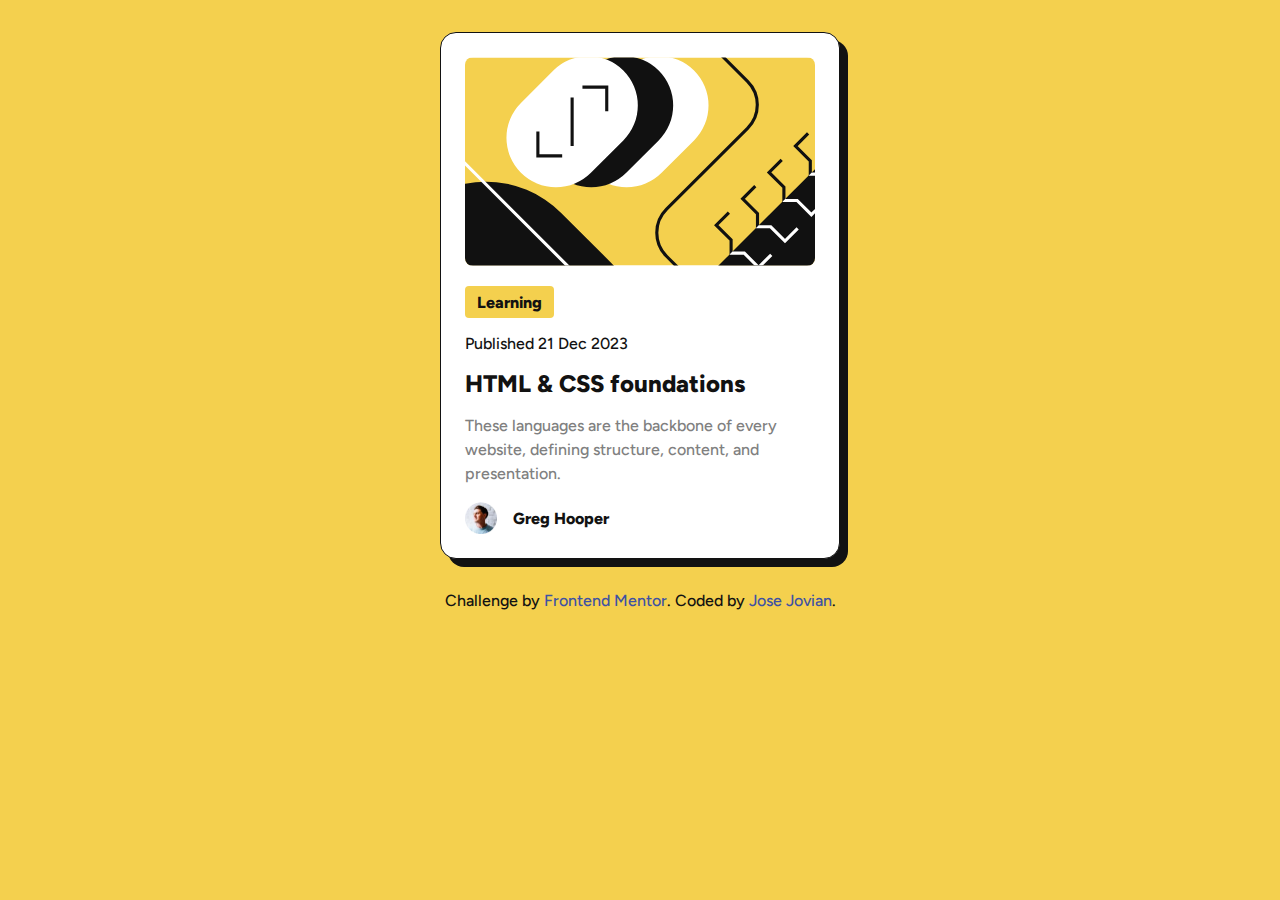
<file: blog-preview-card-main/index.html>
<!DOCTYPE html>
<html lang="en">
  <head>
    <meta charset="UTF-8" />
    <meta name="viewport" content="width=device-width, initial-scale=1.0" />
    <!-- displays site properly based on user's device -->

    <link
      rel="icon"
      type="image/png"
      sizes="32x32"
      href="./assets/images/favicon-32x32.png"
    />

    <title>Frontend Mentor | Blog preview card</title>

    <!-- Feel free to remove these styles or customise in your own stylesheet 👍 -->
    <link rel="stylesheet" href="./style.css" />
  </head>
  <body>
    <div class="card">
      <img
        class="card__thumbnail"
        src="./assets/images/illustration-article.svg"
        alt="Card Thumbnail"
      />
      <span class="card__label">Learning</span>
      <span class="card__date">Published 21 Dec 2023</span>
      <a href="#" class="card__title">
        <h2>HTML & CSS foundations</h2>
      </a>
      <p class="card__desc">
        These languages are the backbone of every website, defining structure,
        content, and presentation.
      </p>
      <div class="card__author">
        <img src="./assets/images/image-avatar.webp" alt="Card Author" />
        <span>Greg Hooper</span>
      </div>
    </div>
    <div class="attribution">
      <p>
        Challenge by
        <a href="https://www.frontendmentor.io?ref=challenge" target="_blank"
          >Frontend Mentor</a
        >. Coded by <a href="https://github.com/josejovian">Jose Jovian</a>.
      </p>
    </div>
  </body>
</html>
</file>
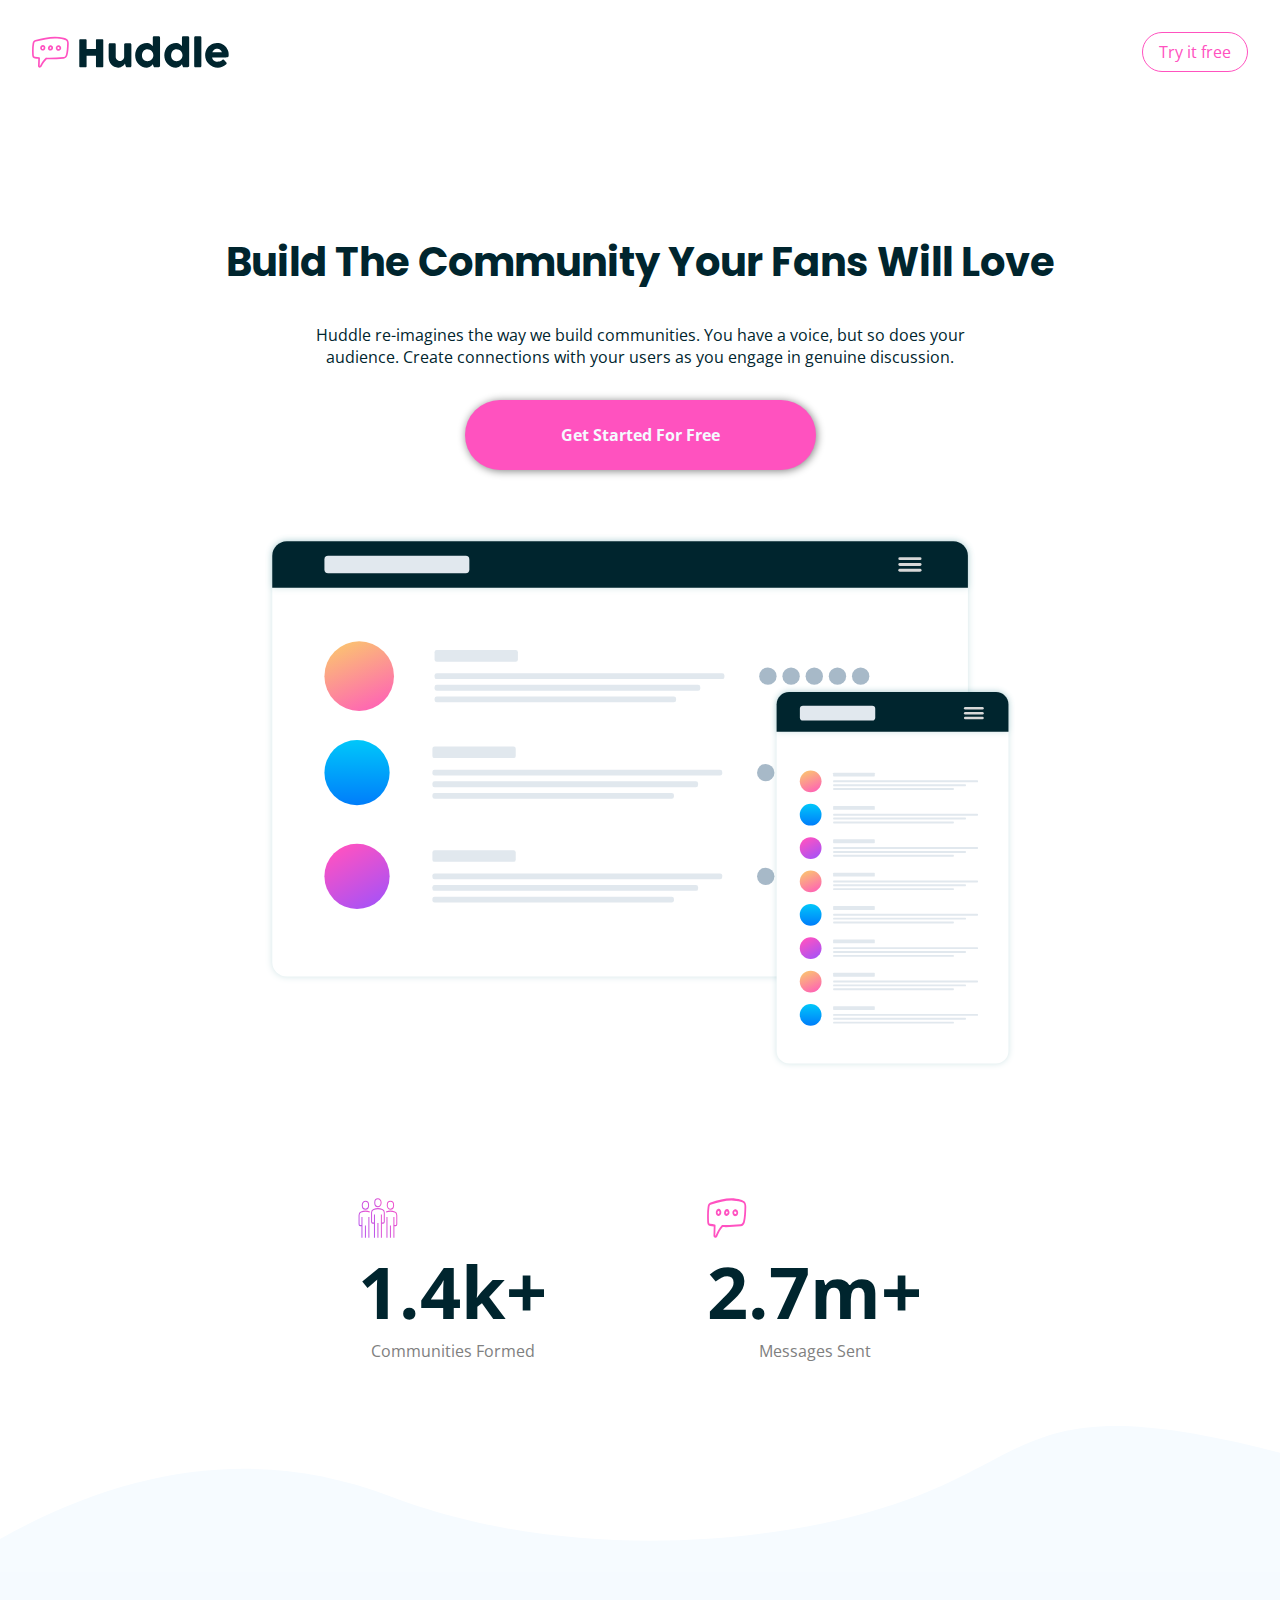
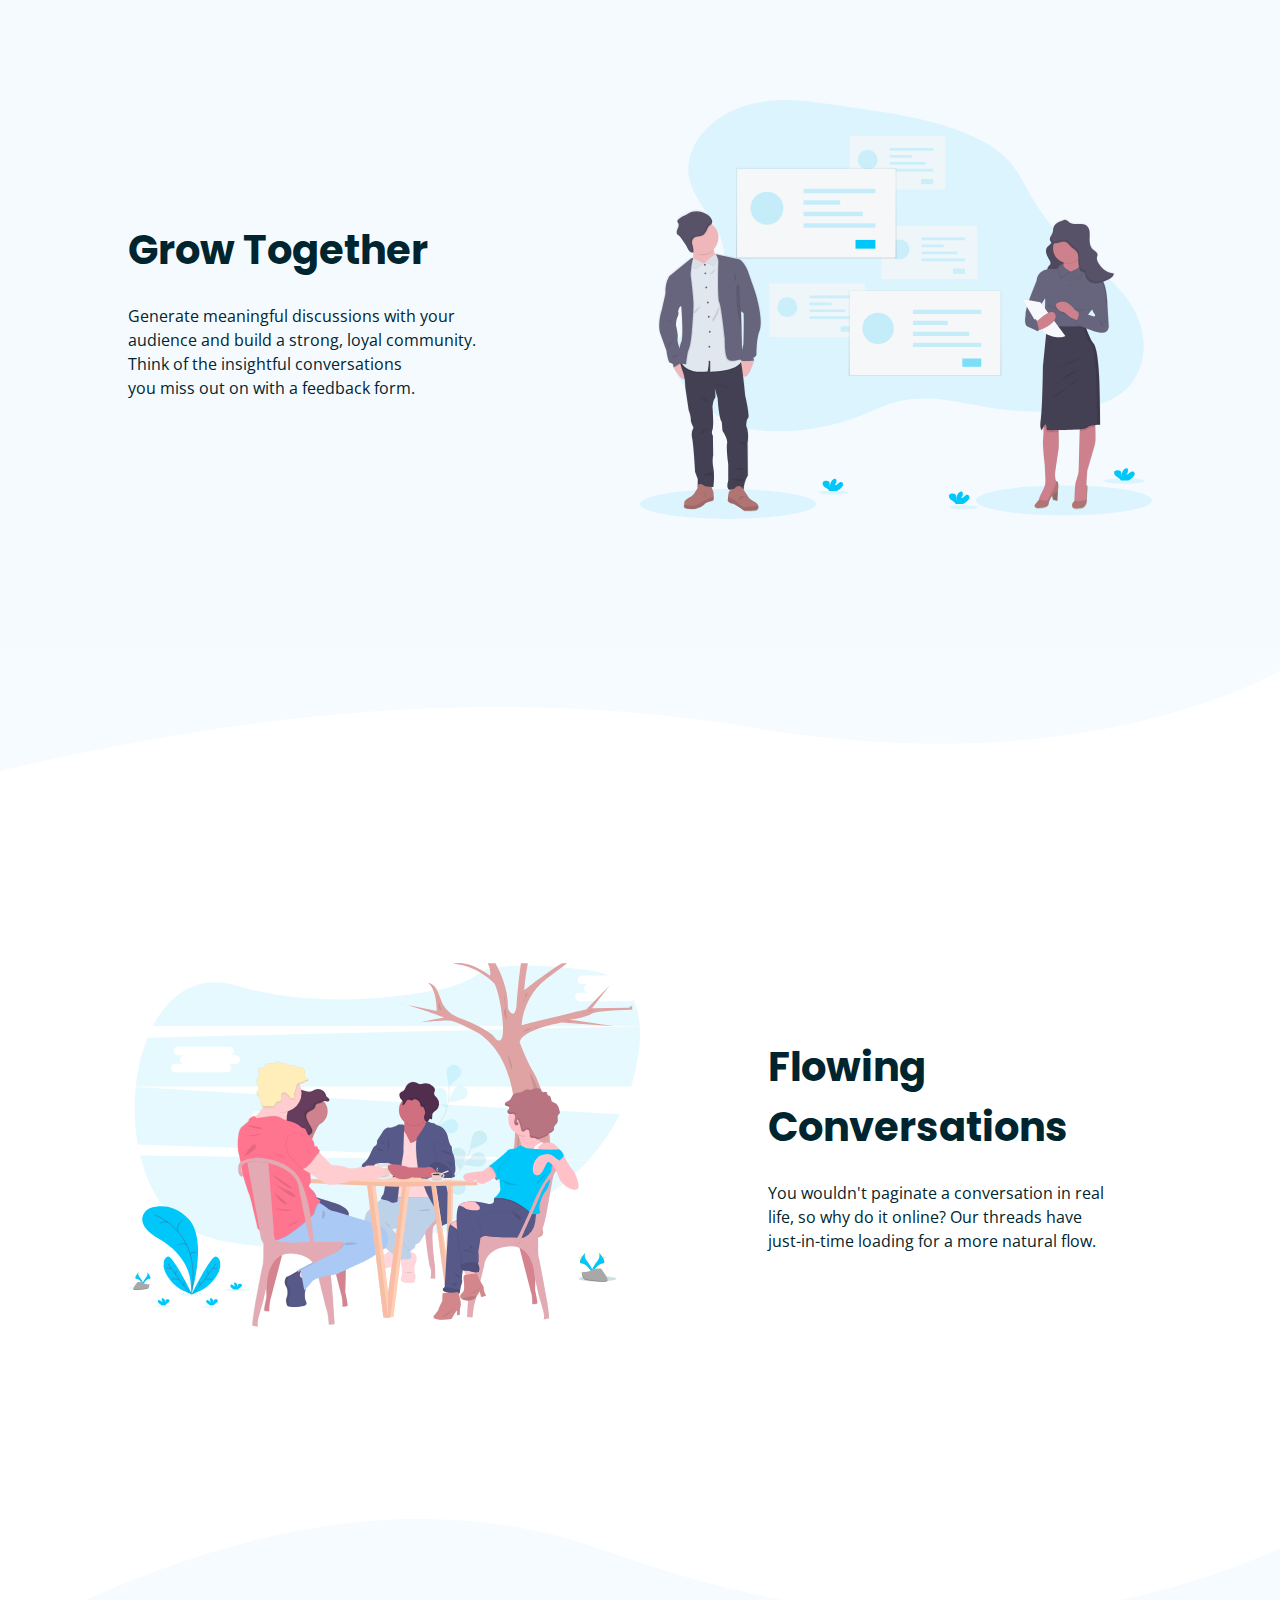
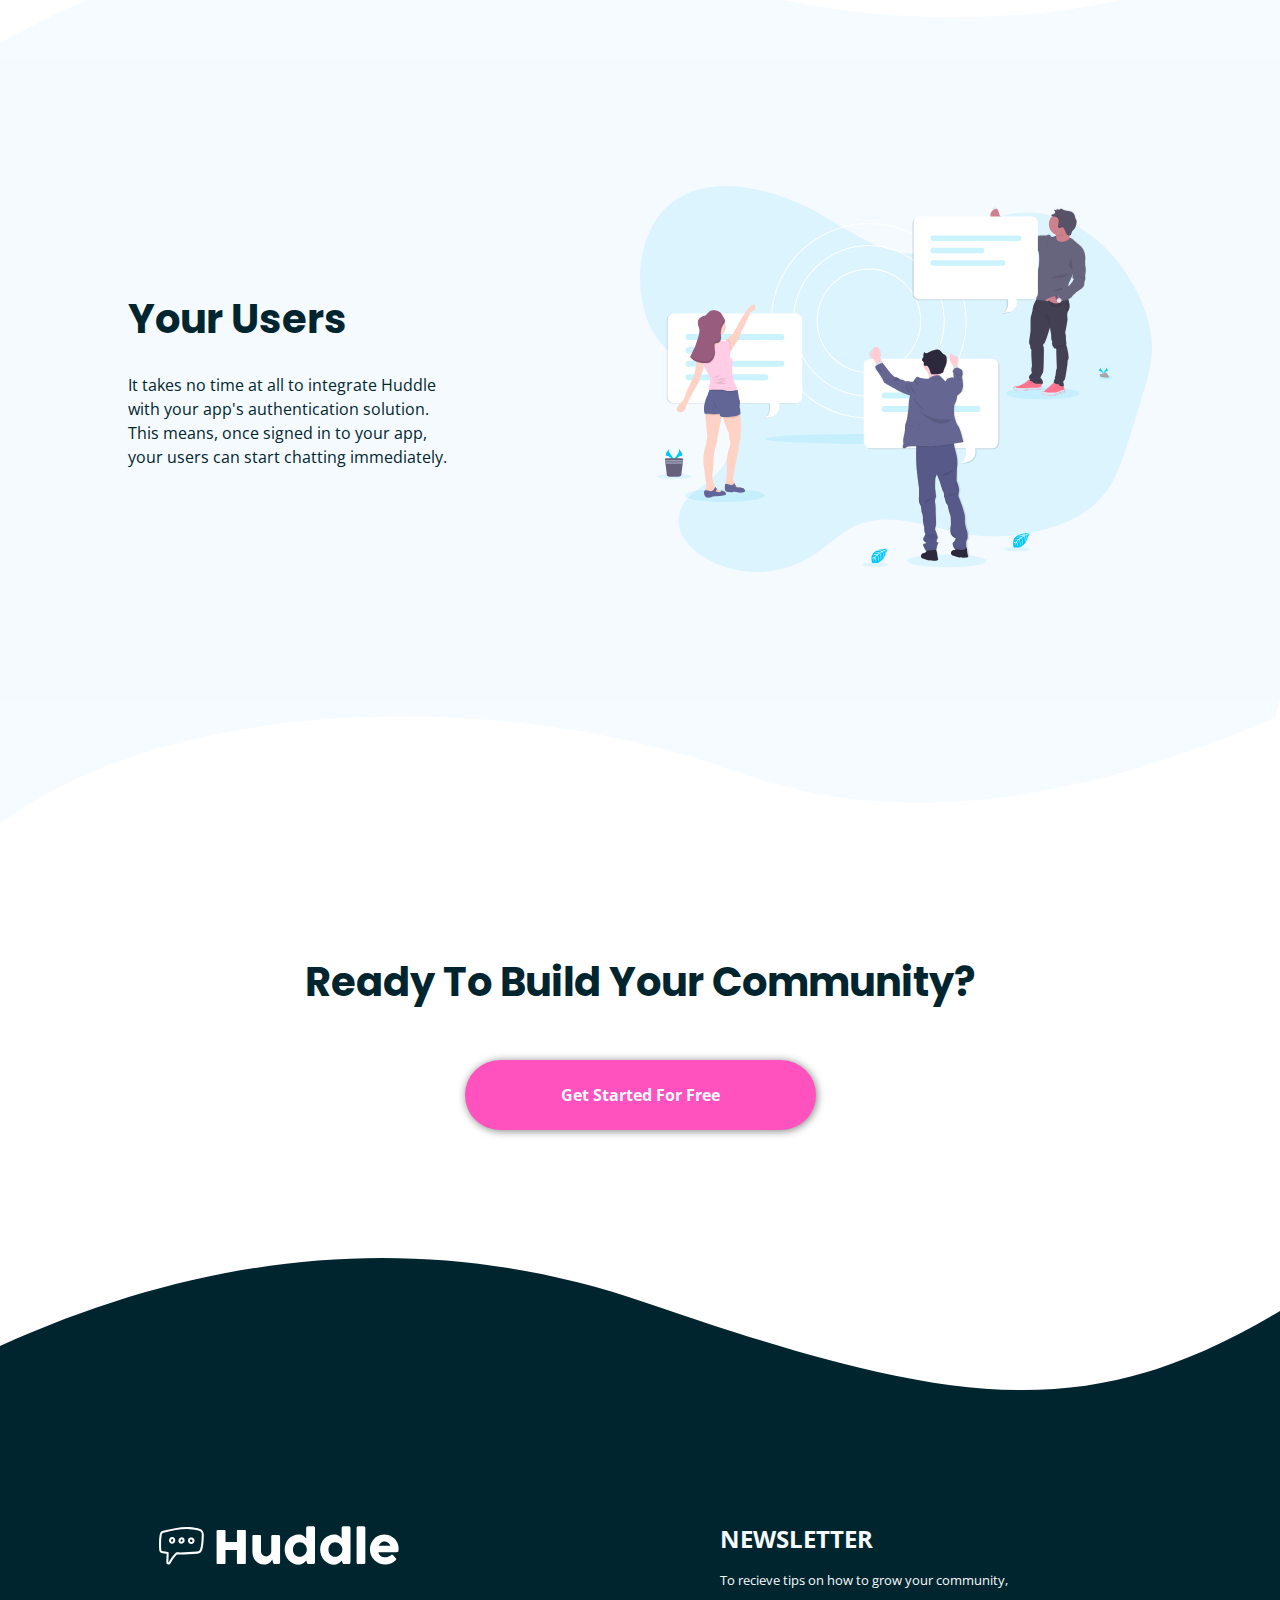
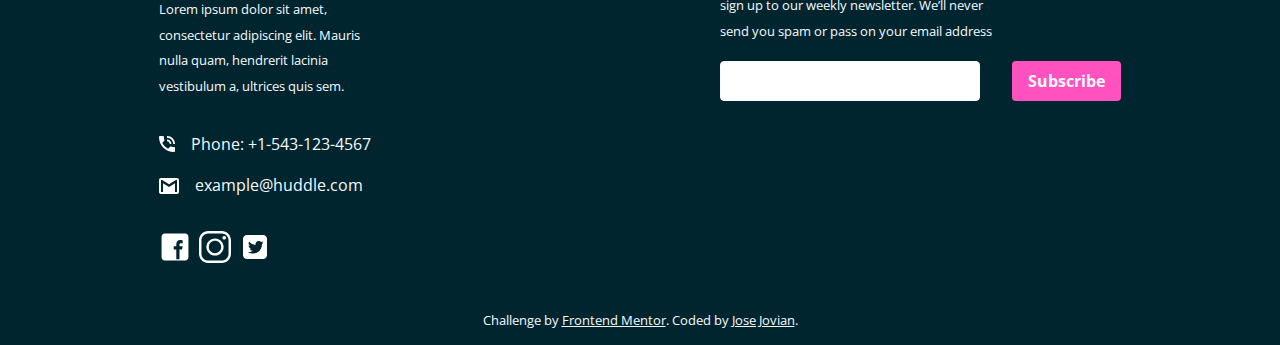
<file: huddle-landing-page/index.html>
<!DOCTYPE html>
<html lang="en">
  <head>
    <meta charset="UTF-8" />
    <meta name="viewport" content="width=device-width, initial-scale=1.0" />
    <!-- displays site properly based on user's device -->

    <link
      rel="icon"
      type="image/png"
      sizes="32x32"
      href="./images/favicon-32x32.png"
    />

    <title>Frontend Mentor | Huddle landing page with curved sections</title>

    <!-- Feel free to remove these styles or customise in your own stylesheet 👍 -->
    <link rel="stylesheet" href="./style.css" />
    <script src="./script.js" defer></script>
  </head>
  <body>
    <header>
      <nav>
        <img src="./images/logo.svg" />
        <button>
          <p>Try it free</p>
        </button>
      </nav>
    </header>
    <main>
      <section class="hero">
        <p class="hero__title">Build The Community Your Fans Will Love</p>
        <p class="hero__text">
          Huddle re-imagines the way we build communities. You have a voice, but
          so does your audience. Create connections with your users as you
          engage in genuine discussion.
        </p>
        <button class="hero__action"><p>Get Started For Free</p></button>
        <img class="hero__img" src="./images/screen-mockups.svg" />
      </section>
      <section class="stats">
        <div class="stats__entry">
          <img class="entry__icon" src="./images/icon-communities.svg" />
          <p class="entry__stats">1.4k+</p>
          <p class="entry__title">Communities Formed</p>
        </div>
        <div class="stats__entry">
          <img class="entry__icon" src="./images/icon-messages.svg" />
          <p class="entry__stats">2.7m+</p>
          <p class="entry__title">Messages Sent</p>
        </div>
      </section>
      <section id="section1" class="section section--right">
        <img
          class="section__wave section__desktop"
          src="./images/bg-section-top-desktop-1.svg"
        />
        <img
          class="section__wave section__mobile"
          src="./images/bg-section-top-mobile-1.svg"
        />
        <div class="section__main">
          <div class="main__content">
            <p class="content__title">Grow Together</p>
            <p class="content__text">
              Generate meaningful discussions with your audience and build a
              strong, loyal community. Think of the insightful conversations you
              miss out on with a feedback form.
            </p>
          </div>
          <img
            class="section__img"
            src="./images/illustration-grow-together.svg"
          />
        </div>
        <img
          class="section__wave section__desktop"
          src="./images/bg-section-bottom-desktop-1.svg"
        />
        <img
          class="section__wave section__mobile"
          src="./images/bg-section-bottom-desktop-1.svg"
        />
      </section>
      <section id="section2" class="section section--left">
        <div class="section__main">
          <img
            class="section__img"
            src="./images/illustration-flowing-conversation.svg"
          />
          <div class="main__content">
            <p class="content__title">Flowing Conversations</p>
            <p class="content__text">
              You wouldn't paginate a conversation in real life, so why do it
              online? Our threads have just-in-time loading for a more natural
              flow.
            </p>
          </div>
        </div>
      </section>

      <section id="section2" class="section section--right">
        <img
          class="section__wave section__desktop"
          src="./images/bg-section-top-desktop-2.svg"
        />
        <img
          class="section__wave section__mobile"
          src="./images/bg-section-top-mobile-2.svg"
        />
        <div class="section__main">
          <div class="main__content">
            <p class="content__title">Your Users</p>
            <p class="content__text">
              It takes no time at all to integrate Huddle with your app's
              authentication solution. This means, once signed in to your app,
              your users can start chatting immediately.
            </p>
          </div>
          <img
            class="section__img"
            src="./images/illustration-your-users.svg"
          />
        </div>
        <img
          class="section__wave section__desktop"
          src="./images/bg-section-bottom-desktop-2.svg"
        />
        <img
          class="section__wave section__mobile"
          src="./images/bg-section-bottom-mobile-2.svg"
        />
      </section>
      <section class="action">
        <p class="action__title">Ready To Build Your Community?</p>
        <button class="action_button">
          <p>Get Started For Free</p>
        </button>
      </section>
    </main>
    <footer>
      <img
        class="section__wave section__desktop"
        src="./images/bg-footer-top-desktop.svg"
      />
      <img
        class="section__wave section__mobile"
        src="./images/bg-footer-top-mobile.svg"
      />
      <section class="footer__columns">
        <div class="column__left">
          <img class="left__logo" src="./images/logo.svg" />
          <p>
            Lorem ipsum dolor sit amet, consectetur adipiscing elit. Mauris
            nulla quam, hendrerit lacinia vestibulum a, ultrices quis sem.
          </p>
          <div class="left__contacts">
            <div class="contacts__entry">
              <img src="./images/icon-phone.svg" />
              <p>Phone: +1-543-123-4567</p>
            </div>
            <div class="contacts__entry">
              <img src="./images/icon-email.svg" />
              <p>example@huddle.com</p>
            </div>
          </div>
          <section class="left__links">
            <img src="./images/icons8-facebook.svg" />
            <img src="./images/icons8-instagram.svg" />
            <img src="./images/icons8-twitter.png" />
          </section>
        </div>
        <div class="column__right">
          <p class="right__title">Newsletter</p>
          <p class="right__text">
            To recieve tips on how to grow your community, sign up to our weekly
            newsletter. We’ll never send you spam or pass on your email address
          </p>
          <div class="right__mailing">
            <div class="mailing__input">
              <input id="input__elm" type="email" />
              <p id="input__error"></p>
            </div>
            <button id="mailing__submit">Subscribe</button>
          </div>
        </div>
      </section>
      <div class="attribution">
        <p>
          Challenge by
          <a href="https://www.frontendmentor.io?ref=challenge" target="_blank"
            >Frontend Mentor</a
          >. Coded by <a href="https://github.com/josejovian">Jose Jovian</a>.
        </p>
      </div>
    </footer>
  </body>
</html>
</file>
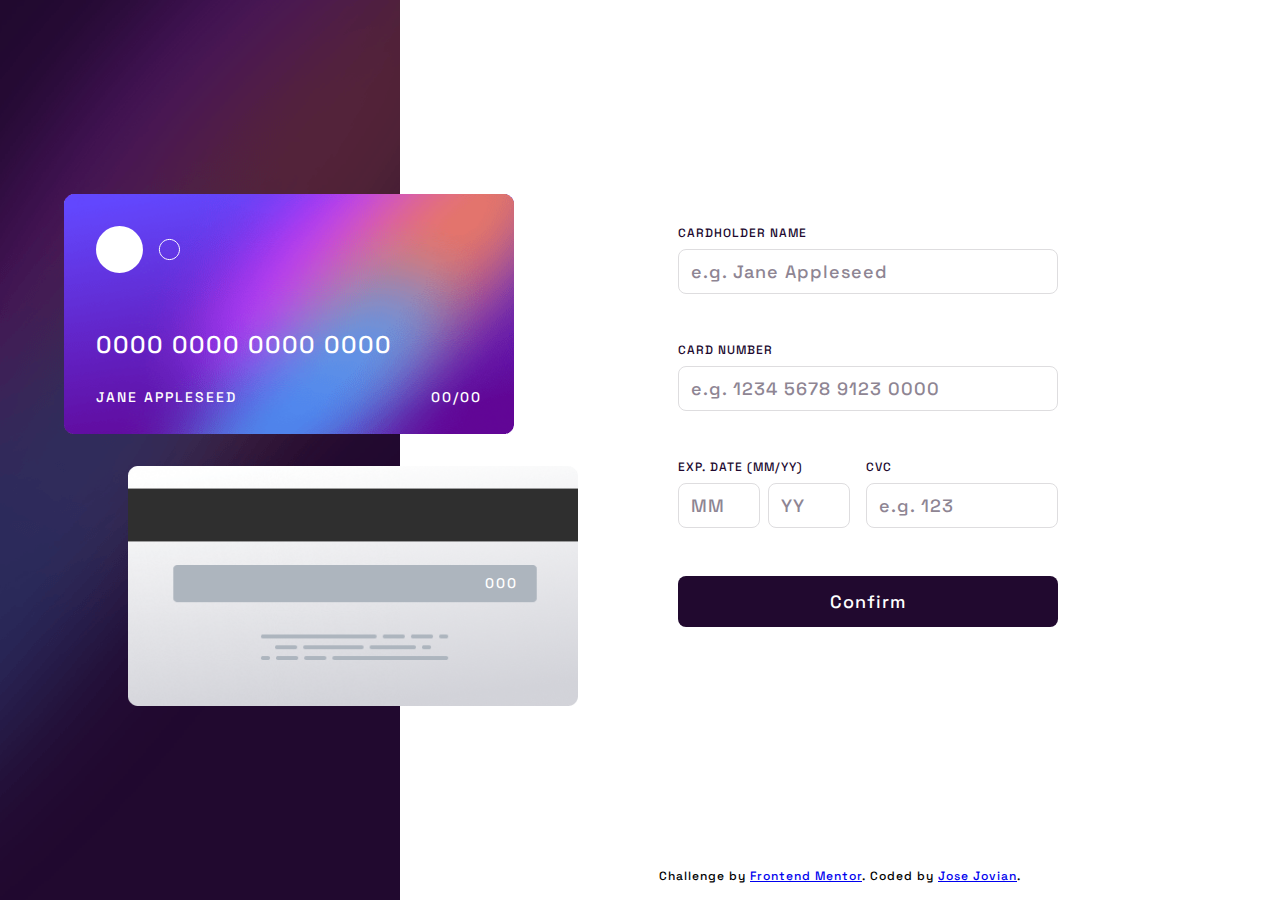
<file: interactive-card-details-form-main/index.html>
<!DOCTYPE html>
<html lang="en">
  <head>
    <meta charset="UTF-8" />
    <meta name="viewport" content="width=device-width, initial-scale=1.0" />
    <!-- displays site properly based on user's device -->

    <link
      rel="icon"
      type="image/png"
      sizes="32x32"
      href="./images/favicon-32x32.png"
    />

    <title>Frontend Mentor | Interactive card details form</title>

    <link rel="stylesheet" href="./style.css" />
    <script src="./script.js" defer></script>
  </head>
  <body>
    <section class="bg">
      <div class="bg__card-container">
        <div class="bg__card--front">
          <img class="card__img" src="./images/card-logo.svg" alt="Card" />
          <p id="card__number">0000 0000 0000 0000</p>
          <p id="card__name">Jane Appleseed</p>
          <p id="card__exp">00/00</p>
        </div>
        <div class="bg__card--back">
          <p id="card__cvc">000</p>
        </div>
      </div>
    </section>
    <main class="main">
      <div id="main__form">
        <div class="main__detail">
          <p class="detail__key">Cardholder Name</p>
          <input
            id="input__name"
            class="detail__input"
            placeholder="e.g. Jane Appleseed"
          />
          <p id="error__name" class="detail__error"></p>
        </div>
        <div class="main__detail">
          <p class="detail__key">Card Number</p>
          <input
            id="input__number"
            class="detail__input"
            placeholder="e.g. 1234 5678 9123 0000"
          />
          <p id="error__number" class="detail__error"></p>
        </div>
        <div class="column-two">
          <div class="main__detail">
            <p class="detail__key">Exp. Date (MM/YY)</p>
            <div class="column-two">
              <input
                id="input__exp-mm"
                class="detail__input"
                placeholder="MM"
              />
              <input
                id="input__exp-yy"
                class="detail__input"
                placeholder="YY"
              />
            </div>
            <p id="error__exp" class="detail__error"></p>
          </div>
          <div class="main__detail">
            <p class="detail__key">CVC</p>
            <input
              id="input__cvc"
              class="detail__input"
              placeholder="e.g. 123"
            />
            <p id="error__cvc" class="detail__error"></p>
          </div>
        </div>
        <button id="confirm">Confirm</button>
      </div>

      <!-- Completed state start -->

      <div id="main__success">
        <img
          class="success__img"
          src="./images/icon-complete.svg"
          alt="Complete"
        />
        <p class="success__title">Thank you!</p>
        <p class="success__description">We've added your card details</p>
        <button id="continue">Continue</button>
      </div>
      <footer class="attribution">
        <p>
          Challenge by
          <a href="https://www.frontendmentor.io?ref=challenge" target="_blank"
            >Frontend Mentor</a
          >. Coded by <a href="https://github.com/josejovian">Jose Jovian</a>.
        </p>
      </footer>
    </main>
  </body>
</html>
</file>
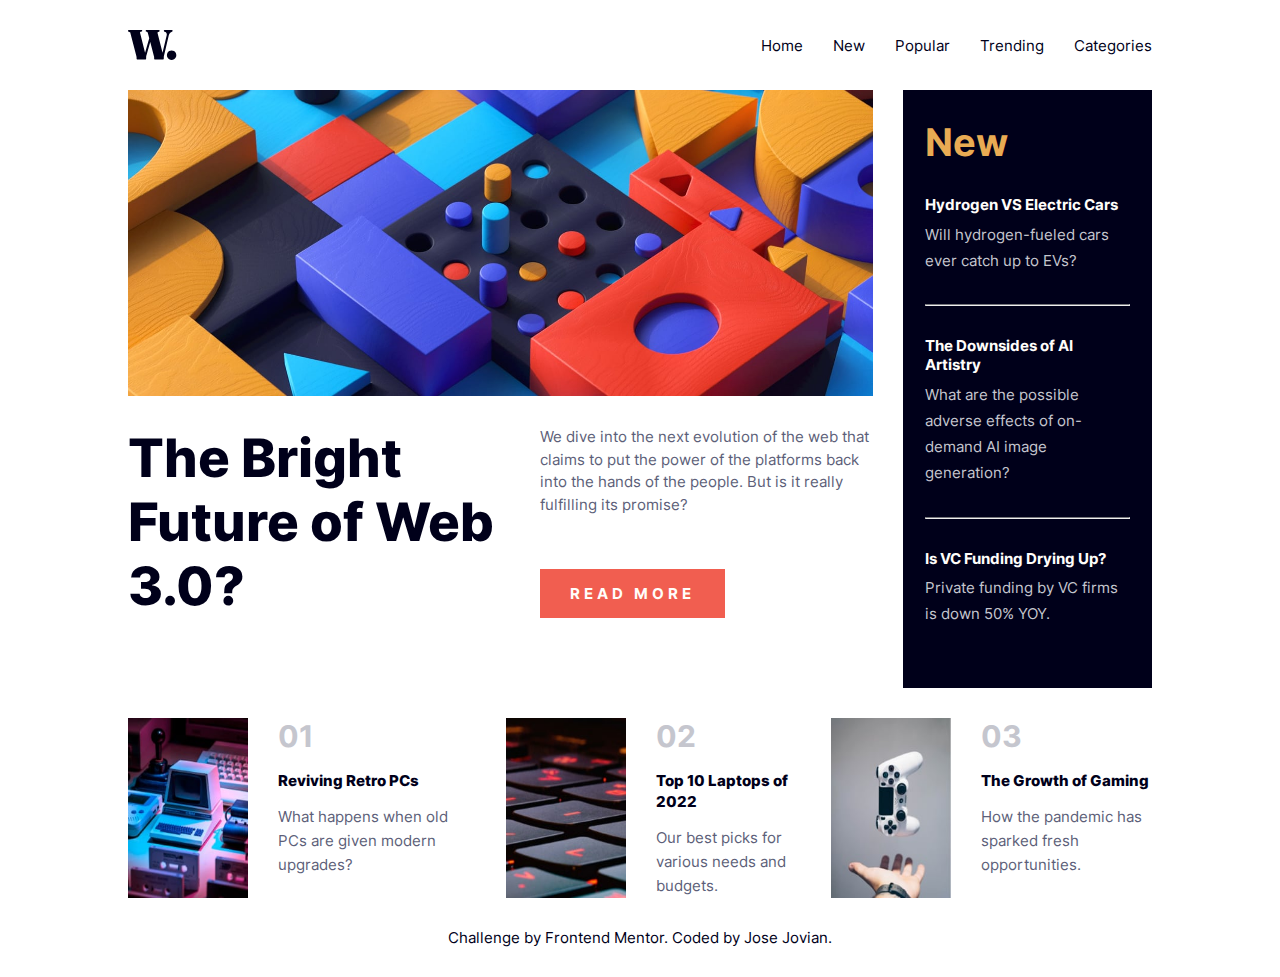
<file: news-homepage-main/index.html>
<!DOCTYPE html>
<html lang="en">
  <head>
    <meta charset="UTF-8" />
    <meta name="viewport" content="width=device-width, initial-scale=1.0" />
    <!-- displays site properly based on user's device -->

    <link
      rel="icon"
      type="image/png"
      sizes="32x32"
      href="./assets/images/favicon-32x32.png"
    />

    <title>Frontend Mentor | News homepage</title>

    <!-- Feel free to remove these styles or customise in your own stylesheet 👍 -->
    <link rel="stylesheet" href="./style.css" />
  </head>
  <body>
    <nav id="nav">
      <img src="./assets/images/logo.svg" alt="Logo" />
      <button class="nav__button" id="nav__open">
        <img src="./assets/images/icon-menu.svg" alt="Menu Open" />
      </button>
      <div id="nav__links">
        <button class="nav__button" id="nav__close">
          <img src="./assets/images/icon-menu-close.svg" alt="Menu Close" />
        </button>
        <ul>
          <li><a href="">Home</a></li>
          <li><a href="">New</a></li>
          <li><a href="">Popular</a></li>
          <li><a href="">Trending</a></li>
          <li><a href="">Categories</a></li>
        </ul>
      </div>
    </nav>
    <main id="main">
      <section class="main-article">
        <img
          class="main-article__thumbnail--desktop"
          src="./assets/images/image-web-3-desktop.jpg"
          alt="Main Thumbnail Desktop"
        />
        <img
          class="main-article__thumbnail--mobile"
          src="./assets/images/image-web-3-mobile.jpg"
          alt="Main Thumbnail Mobile"
        />
        <article class="main-article__content">
          <h1 class="content__title">The Bright Future of Web 3.0?</h1>
          <p class="content__description">
            We dive into the next evolution of the web that claims to put the
            power of the platforms back into the hands of the people. But is it
            really fulfilling its promise?
          </p>
          <button class="content__action">Read more</button>
        </article>
      </section>
      <aside class="side-list">
        <h2>New</h2>
        <article>
          <h3><a href="#">Hydrogen VS Electric Cars</a></h3>
          <p>Will hydrogen-fueled cars ever catch up to EVs?</p>
        </article>
        <hr />
        <article>
          <h3><a href="#">The Downsides of AI Artistry</a></h3>
          <p>
            What are the possible adverse effects of on-demand AI image
            generation?
          </p>
        </article>
        <hr />
        <article>
          <h3><a href="#">Is VC Funding Drying Up?</a></h3>
          <p>Private funding by VC firms is down 50% YOY.</p>
        </article>
      </aside>
    </main>
    <section class="bottom-list">
      <article class="bottom-list__entry">
        <img
          class="bottom-list__thumbnail"
          src="./assets/images/image-retro-pcs.jpg"
          alt="Image Thumbnail"
        />
        <div class="entry-details">
          <p class="entry-details__index">01</p>
          <p class="entry-details__title"><a href="#">Reviving Retro PCs</a></p>
          <p class="entry-details__description">
            What happens when old PCs are given modern upgrades?
          </p>
        </div>
      </article>
      <article class="bottom-list__entry">
        <img
          class="bottom-list__thumbnail"
          src="./assets/images/image-top-laptops.jpg"
          alt="Image Thumbnail"
        />
        <div class="entry-details">
          <p class="entry-details__index">02</p>
          <p class="entry-details__title">
            <a href="#">Top 10 Laptops of 2022</a>
          </p>
          <p class="entry-details__description">
            Our best picks for various needs and budgets.
          </p>
        </div>
      </article>
      <article class="bottom-list__entry">
        <img
          class="bottom-list__thumbnail"
          src="./assets/images/image-gaming-growth.jpg"
          alt="Image Thumbnail"
        />
        <div class="entry-details">
          <p class="entry-details__index">03</p>
          <p class="entry-details__title">
            <a href="#">The Growth of Gaming</a>
          </p>
          <p class="entry-details__description">
            How the pandemic has sparked fresh opportunities.
          </p>
        </div>
      </article>
    </section>
    <footer class="attribution">
      <p>
        Challenge by
        <a href="https://www.frontendmentor.io?ref=challenge" target="_blank"
          >Frontend Mentor</a
        >. Coded by <a href="https://github.com/josejovian">Jose Jovian</a>.
      </p>
    </footer>
    <script>
      let navMode = 0;
      const navBtn = document.getElementById("nav__open");

      navBtn.addEventListener("click", () => {
        const navLink = document.getElementById("nav__links");
        navLink.style.display = "block";
      });

      const navCloseBtn = document.getElementById("nav__close");

      navCloseBtn.addEventListener("click", () => {
        const navLink = document.getElementById("nav__links");
        navLink.style.display = "none";
      });
    </script>
  </body>
</html>
</file>
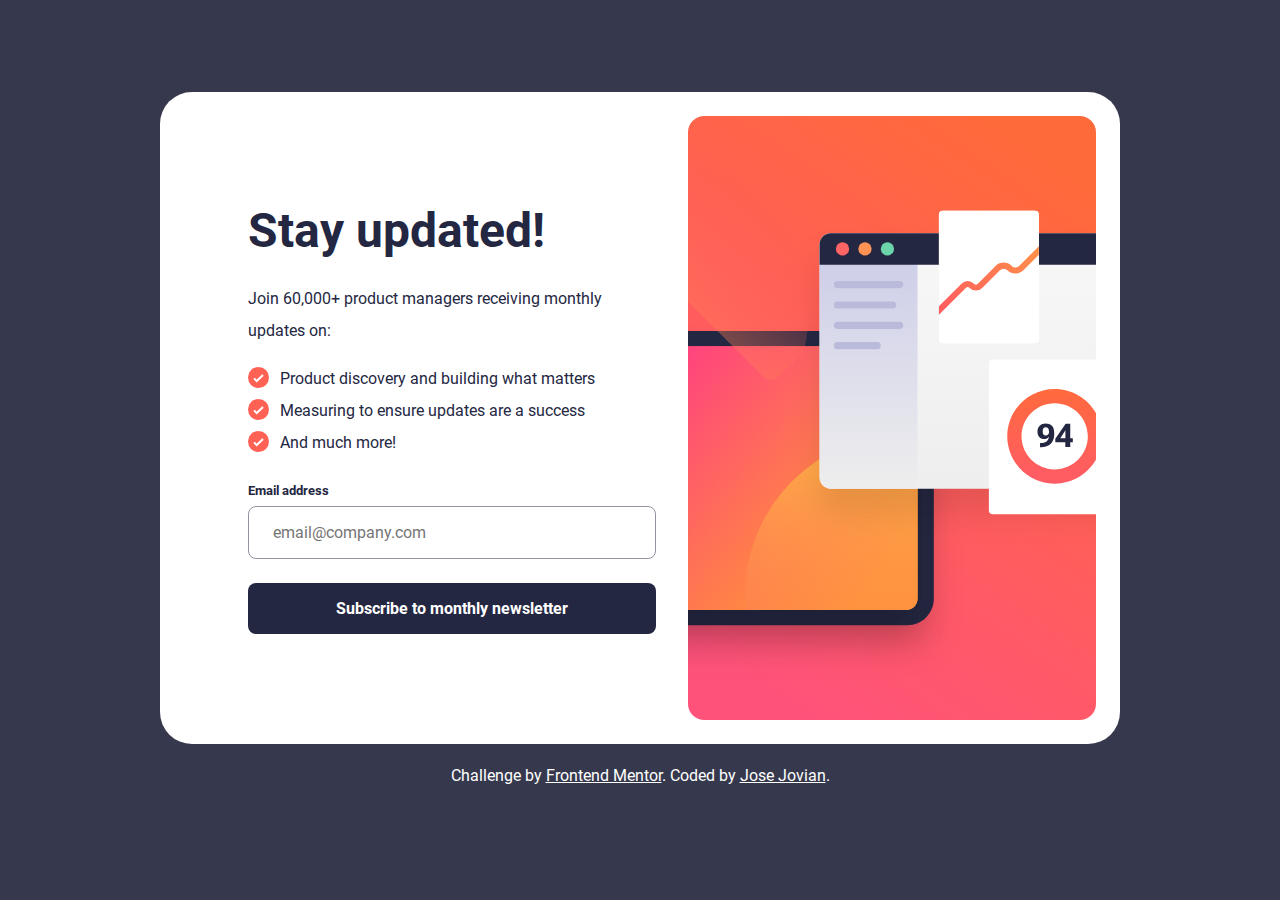
<file: newsletter-sign-up-with-success-message-main/index.html>
<!DOCTYPE html>
<html lang="en">
  <head>
    <meta charset="UTF-8" />
    <meta name="viewport" content="width=device-width, initial-scale=1.0" />
    <!-- displays site properly based on user's device -->

    <link
      rel="icon"
      type="image/png"
      sizes="32x32"
      href="./assets/images/favicon-32x32.png"
    />

    <title>
      Frontend Mentor | Newsletter sign-up form with success message
    </title>

    <!-- Feel free to remove these styles or customise in your own stylesheet 👍 -->
    <link rel="stylesheet" href="./style.css" />
  </head>

  <body>
    <!-- Sign-up form start -->

    <article id="register-card" class="card">
      <div class="register-card__main">
        <section class="register-card__instruction">
          <h1>Stay updated!</h1>
          <p>Join 60,000+ product managers receiving monthly updates on:</p>
          <ul class="register-card__list">
            <li><p>Product discovery and building what matters</p></li>
            <li><p>Measuring to ensure updates are a success</p></li>
            <li><p>And much more!</p></li>
          </ul>
        </section>
        <section class="register-card__form">
          <div class="form__head">
            <span class="form__title">Email address</span>
            <span id="form__warning">Valid email required</span>
          </div>
          <input
            class="form__input"
            id="email"
            type="email"
            placeholder="email@company.com"
          />
          <button id="form__submit">Subscribe to monthly newsletter</button>
        </section>
      </div>
      <img
        class="register-card__illust-desktop"
        src="./assets/images/illustration-sign-up-desktop.svg"
      />
      <img
        class="register-card__illust-mobile"
        src="./assets/images/illustration-sign-up-mobile.svg"
      />
    </article>

    <!-- Sign-up form end -->

    <!-- Success message start -->

    <article id="success-message" class="card">
      <section class="success-message__main">
        <img
          class="success-message__illustration"
          src="./assets/images/icon-success.svg"
        />
        <h1>Thanks for subscribing!</h1>
        <p class="success-message__description">
          A confirmation email has been sent to
          <strong id="success-message__email">ash@loremcompany.com</strong>.
          Please open it and click the button inside to confirm your
          subscription.
        </p>
      </section>
      <button id="success-message__action">Dismiss message</button>
    </article>

    <!-- Success message end -->

    <footer class="attribution">
      <p>
        Challenge by
        <a href="https://www.frontendmentor.io?ref=challenge" target="_blank"
          >Frontend Mentor</a
        >. Coded by <a href="https://github.com/josejovian">Jose Jovian</a>.
      </p>
    </footer>

    <script>
      const emailElm = document.getElementById("email");
      const warningTextElm = document.getElementById("form__warning");

      function showError() {
        warningTextElm.style.display = "block";
        emailElm.classList = "form__input form__input--error";
      }

      function hideError() {
        warningTextElm.style.display = "none";
        emailElm.classList = "form__input";
      }

      function validateEmail(email = "") {
        let verdict = (() => {
          if (email === "") return false;
          const regex = new RegExp(/^\S+@\S+\.\S+$/);
          console.log(email);
          return regex.test(email);
        })();

        if (verdict) {
          hideError();
        } else {
          showError();
        }

        return verdict;
      }

      function showSuccess(target = string) {
        document.getElementById("register-card").style.display = "none";
        document.getElementById("success-message").style.display = "flex";
        document.getElementById("success-message__email").innerHTML = target;
      }

      function hideSuccess() {
        document.getElementById("register-card").style.display = "flex";
        document.getElementById("success-message").style.display = "none";
      }

      const submitBtn = document.getElementById("form__submit");
      submitBtn.addEventListener("click", () => {
        const isValid = validateEmail(emailElm.value);

        isValid && showSuccess(emailElm.value);
      });

      const dismissBtn = document.getElementById("success-message__action");
      dismissBtn.addEventListener("click", hideSuccess);
    </script>
  </body>
</html>
</file>
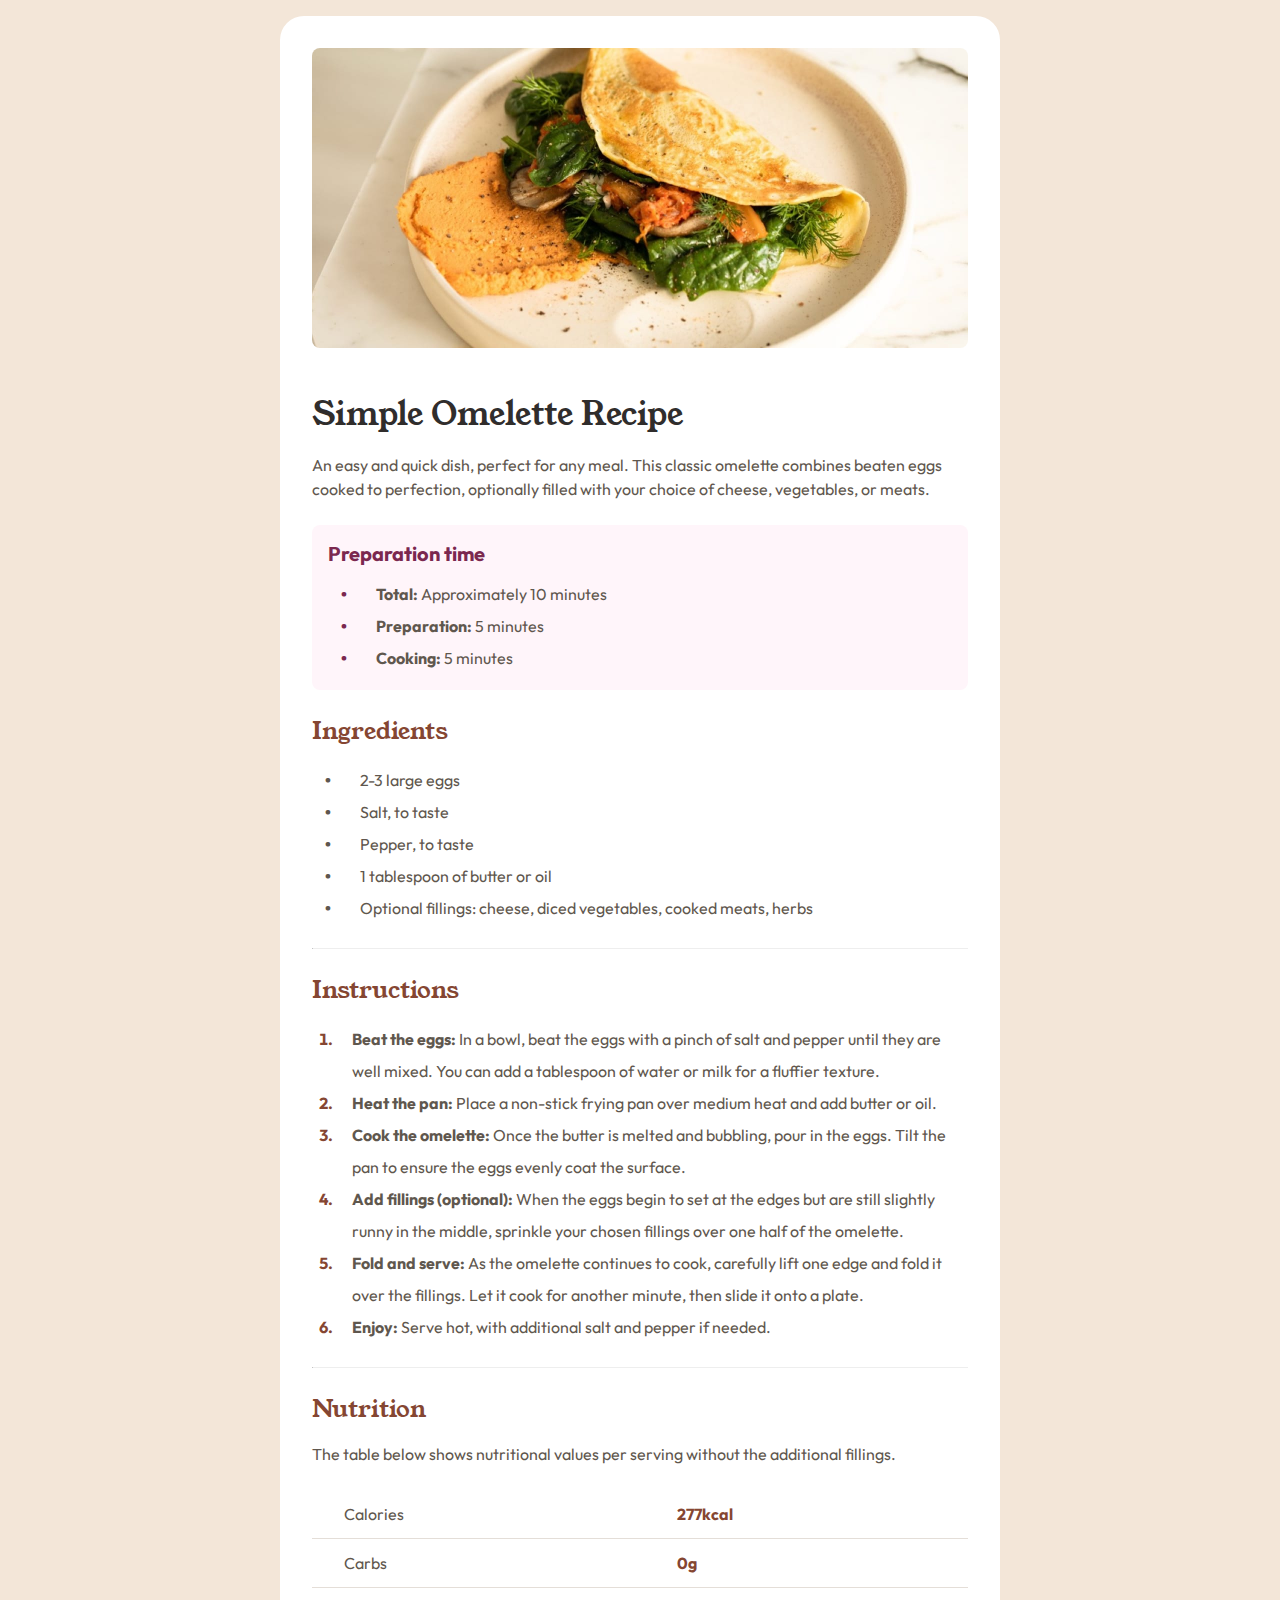
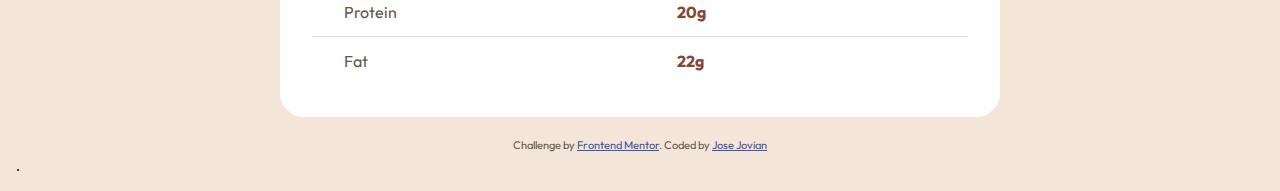
<file: recipe-page/index.html>
<!DOCTYPE html>
<html lang="en">
  <head>
    <meta charset="UTF-8" />
    <meta name="viewport" content="width=device-width, initial-scale=1.0" />
    <!-- displays site properly based on user's device -->

    <link
      rel="icon"
      type="image/png"
      sizes="32x32"
      href="./assets/images/favicon-32x32.png"
    />

    <title>Frontend Mentor | Recipe page</title>

    <!-- Feel free to remove these styles or customise in your own stylesheet 👍 -->
    <link rel="stylesheet" href="./style.css" />
  </head>
  <body>
    <main>
      <img
        class="card__thumbnail card__thumbnail--mobile"
        src="./assets/images/image-omelette.jpeg"
        alt="Omelette"
      />
      <div class="card">
        <img
          class="card__thumbnail card__thumbnail--desktop"
          src="./assets/images/image-omelette.jpeg"
          alt="Omelette"
        />
        <h1>Simple Omelette Recipe</h1>
        <p>
          An easy and quick dish, perfect for any meal. This classic omelette
          combines beaten eggs cooked to perfection, optionally filled with your
          choice of cheese, vegetables, or meats.
        </p>
        <div class="card__info">
          <h3>Preparation time</h3>
          <ul class="card__list-prep-time">
            <li>
              <span class="marker list-prep-time__marker">•</span>
              <span><strong>Total:</strong> Approximately 10 minutes</span>
            </li>
            <li>
              <span class="marker list-prep-time__marker">•</span>
              <span><strong>Preparation:</strong> 5 minutes</span>
            </li>
            <li>
              <span class="marker list-prep-time__marker">•</span>
              <span><strong>Cooking:</strong> 5 minutes</span>
            </li>
          </ul>
        </div>
        <h2>Ingredients</h2>
        <ul class="card__list-ingredients">
          <li>
            <span class="marker list-ingredients__marker">•</span>
            <span>2-3 large eggs</span>
          </li>
          <li>
            <span class="marker list-ingredients__marker">•</span>
            <span>Salt, to taste</span>
          </li>
          <li>
            <span class="marker list-ingredients__marker">•</span>
            <span>Pepper, to taste</span>
          </li>
          <li>
            <span class="marker list-ingredients__marker">•</span>
            <span>1 tablespoon of butter or oil</span>
          </li>
          <li>
            <span class="marker list-ingredients__marker">•</span>
            <span
              >Optional fillings: cheese, diced vegetables, cooked meats,
              herbs</span
            >
          </li>
        </ul>
        <hr />
        <h2>Instructions</h2>
        <ol class="card__steps">
          <li>
            <span
              ><strong>Beat the eggs:</strong> In a bowl, beat the eggs with a
              pinch of salt and pepper until they are well mixed. You can add a
              tablespoon of water or milk for a fluffier texture.</span
            >
          </li>
          <li>
            <span>
              <strong>Heat the pan:</strong> Place a non-stick frying pan over
              medium heat and add butter or oil.</span
            >
          </li>
          <li>
            <span
              ><strong>Cook the omelette:</strong> Once the butter is melted and
              bubbling, pour in the eggs. Tilt the pan to ensure the eggs evenly
              coat the surface.</span
            >
          </li>
          <li>
            <span
              ><strong>Add fillings (optional):</strong> When the eggs begin to
              set at the edges but are still slightly runny in the middle,
              sprinkle your chosen fillings over one half of the omelette.</span
            >
          </li>
          <li>
            <span
              ><strong>Fold and serve:</strong> As the omelette continues to
              cook, carefully lift one edge and fold it over the fillings. Let
              it cook for another minute, then slide it onto a plate.</span
            >
          </li>
          <li>
            <span
              ><strong>Enjoy:</strong> Serve hot, with additional salt and
              pepper if needed.</span
            >
          </li>
        </ol>
        <hr />
        <h2>Nutrition</h2>
        <p>
          The table below shows nutritional values per serving without the
          additional fillings.
        </p>
        <table class="card__nutritions">
          <tr>
            <th class="nutritions__data"><span>Calories</span></th>
            <td class="nutritions__data--emphasis"><span>277kcal</span></td>
          </tr>
          <tr>
            <th class="nutritions__data"><span>Carbs</span></th>
            <td class="nutritions__data--emphasis"><span>0g</span></td>
          </tr>
          <tr>
            <th class="nutritions__data"><span>Protein</span></th>
            <td class="nutritions__data--emphasis"><span>20g</span></td>
          </tr>
          <tr>
            <th class="nutritions__data"><span>Fat</span></th>
            <td class="nutritions__data--emphasis"><span>22g</span></td>
          </tr>
        </table>
      </div>
    </main>
    <footer class="attribution">
      <p>
        Challenge by
        <a href="https://www.frontendmentor.io?ref=challenge" target="_blank"
          >Frontend Mentor</a
        >. Coded by <a href="https://github.com/josejovian">Jose Jovian</a>
      </p>
      .
    </footer>
  </body>
</html>
</file>
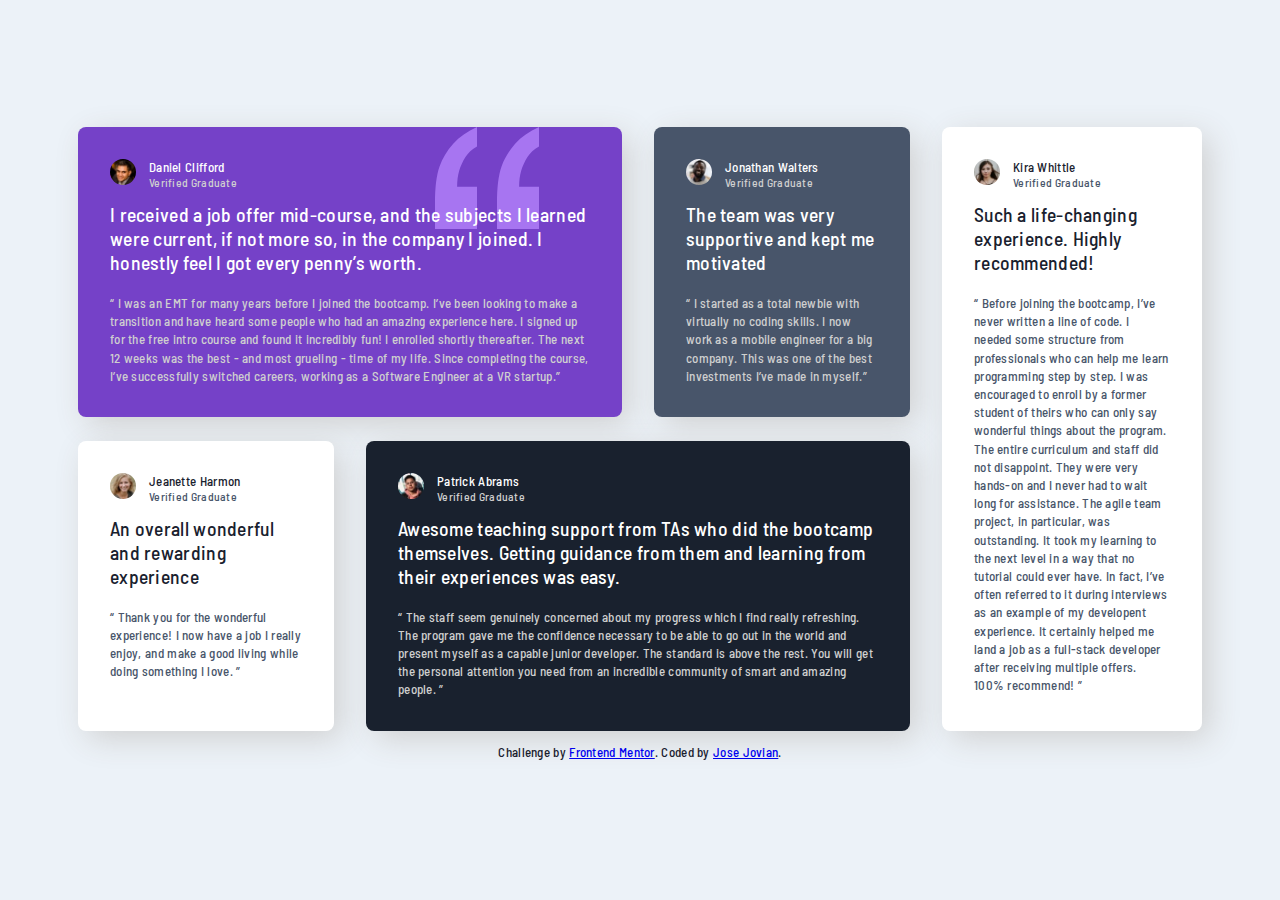
<file: testimonials-grid-section-main/index.html>
<!DOCTYPE html>
<html lang="en">
  <head>
    <meta charset="UTF-8" />
    <meta name="viewport" content="width=device-width, initial-scale=1.0" />
    <!-- displays site properly based on user's device -->

    <link
      rel="icon"
      type="image/png"
      sizes="32x32"
      href="./images/favicon-32x32.png"
    />

    <title>Frontend Mentor | [Challenge Name Here]</title>

    <!-- Feel free to remove these styles or customise in your own stylesheet 👍 -->
    <link rel="stylesheet" href="./style.css" />
  </head>

  <body>
    <main id="main">
      <article id="daniel-clifford" class="testimony">
        <div class="testimony__user">
          <img class="user__img" src="./images/image-daniel.jpg" alt="Daniel" />
          <p class="user__name">Daniel Clifford</p>
          <p class="user__title">Verified Graduate</p>
        </div>
        <p class="testimony__emphasis">
          I received a job offer mid-course, and the subjects I learned were
          current, if not more so, in the company I joined. I honestly feel I
          got every penny’s worth.
        </p>
        <p class="testimony__description">
          “ I was an EMT for many years before I joined the bootcamp. I’ve been
          looking to make a transition and have heard some people who had an
          amazing experience here. I signed up for the free intro course and
          found it incredibly fun! I enrolled shortly thereafter. The next 12
          weeks was the best - and most grueling - time of my life. Since
          completing the course, I’ve successfully switched careers, working as
          a Software Engineer at a VR startup.”
        </p>
      </article>
      <article id="jonathan-walters" class="testimony">
        <div class="testimony__user">
          <img
            class="user__img"
            src="./images/image-jonathan.jpg"
            alt="Jonathan"
          />
          <p class="user__name">Jonathan Walters</p>
          <p class="user__title">Verified Graduate</p>
        </div>
        <p class="testimony__emphasis">
          The team was very supportive and kept me motivated
        </p>
        <p class="testimony__description">
          “ I started as a total newbie with virtually no coding skills. I now
          work as a mobile engineer for a big company. This was one of the best
          investments I’ve made in myself.”
        </p>
      </article>
      <article id="jeanette-harmon" class="testimony">
        <div class="testimony__user">
          <img
            class="user__img"
            src="./images/image-jeanette.jpg"
            alt="Jeanette"
          />
          <p class="user__name">Jeanette Harmon</p>
          <p class="user__title">Verified Graduate</p>
        </div>
        <p class="testimony__emphasis">
          An overall wonderful and rewarding experience
        </p>
        <p class="testimony__description">
          “ Thank you for the wonderful experience! I now have a job I really
          enjoy, and make a good living while doing something I love. ”
        </p>
      </article>
      <article id="patrick-abrams" class="testimony">
        <div class="testimony__user">
          <img
            class="user__img"
            src="./images/image-patrick.jpg"
            alt="Patrick"
          />
          <p class="user__name">Patrick Abrams</p>
          <p class="user__title">Verified Graduate</p>
        </div>
        <p class="testimony__emphasis">
          Awesome teaching support from TAs who did the bootcamp themselves.
          Getting guidance from them and learning from their experiences was
          easy.
        </p>
        <p class="testimony__description">
          “ The staff seem genuinely concerned about my progress which I find
          really refreshing. The program gave me the confidence necessary to be
          able to go out in the world and present myself as a capable junior
          developer. The standard is above the rest. You will get the personal
          attention you need from an incredible community of smart and amazing
          people. ”
        </p>
      </article>
      <article id="kira-whittle" class="testimony">
        <div class="testimony__user">
          <img class="user__img" src="./images/image-kira.jpg" alt="Kira" />
          <p class="user__name">Kira Whittle</p>
          <p class="user__title">Verified Graduate</p>
        </div>
        <p class="testimony__emphasis">
          Such a life-changing experience. Highly recommended!
        </p>
        <p class="testimony__description">
          “ Before joining the bootcamp, I’ve never written a line of code. I
          needed some structure from professionals who can help me learn
          programming step by step. I was encouraged to enroll by a former
          student of theirs who can only say wonderful things about the program.
          The entire curriculum and staff did not disappoint. They were very
          hands-on and I never had to wait long for assistance. The agile team
          project, in particular, was outstanding. It took my learning to the
          next level in a way that no tutorial could ever have. In fact, I’ve
          often referred to it during interviews as an example of my developent
          experience. It certainly helped me land a job as a full-stack
          developer after receiving multiple offers. 100% recommend! ”
        </p>
      </article>
    </main>
    <footer class="attribution">
      <p>
        Challenge by
        <a href="https://www.frontendmentor.io?ref=challenge" target="_blank"
          >Frontend Mentor</a
        >. Coded by <a href="https://github.com/josejovian">Jose Jovian</a>.
      </p>
    </footer>
  </body>
</html>
</file>
<file: blog-preview-card-main/style.css>
:root {
  --yellow: hsl(47, 88%, 63%);
  --white: hsl(0, 0%, 100%);
  --grey: hsl(0, 0%, 50%);
  --black: hsl(0, 0%, 7%);
}

@font-face {
  font-family: "Figtree";
  src: url("./assets/fonts/Figtree-VariableFont_wght.ttf");
}

@font-face {
  font-family: "Figtree-Italic";
  font-style: italic;
  src: url("./assets/fonts/Figtree-Italic-VariableFont_wght.ttf");
}

* {
  font-size: clamp(0.9rem, 2.5vw, 1rem);
  font-family: "Figtree";
  font-weight: 500;
  color: var(--black);
  box-sizing: border-box;
  margin: 0;
  padding: 0;
}

a {
  text-decoration: none;
}

span {
  display: block;
  width: fit-content;
}

body {
  padding: 2rem;
  background: var(--yellow);
}

.card {
  margin: 0 auto 2rem auto;
  padding: 1.5rem;
  max-width: 25rem;
  background: var(--white);
  border: 1px solid var(--black);
  border-radius: 1rem;
  box-shadow: 0.5rem 0.5rem var(--black);
  transition: 0.2s all;
}

.card:hover {
  box-shadow: 1rem 1rem var(--black);
}

.card__thumbnail {
  width: 100%;
  border-radius: 0.5rem;
  margin-bottom: 1rem;
}

.card__date {
  margin-bottom: 1rem;
}

.card__label {
  padding: 0.4rem 0.75rem;
  background: var(--yellow);
  font-weight: 800;
  border-radius: 0.25rem;
  margin-bottom: 1rem;
}

.card__title h2 {
  font-size: 1.5rem;
  font-weight: 800;
  margin-bottom: 1rem;
}

.card:hover .card__title h2 {
  color: var(--yellow);
}

.card__desc {
  color: var(--grey);
  line-height: 1.5rem;
  margin-bottom: 1rem;
}

.card__author {
  display: flex;
  align-items: center;
  gap: 1rem;
}

.card__author > span {
  font-size: 1rem;
  font-weight: 800;
}

.card__author > img {
  width: 2rem;
  height: 2rem;
}

.attribution {
  width: 100%;
}

.attribution {
  font-size: 0.5rem;
  text-align: center;
  margin: 0;
}

.attribution a {
  color: hsl(228, 45%, 44%);
}
</file>
<file: huddle-landing-page/style.css>
@import url("https://fonts.googleapis.com/css2?family=Poppins:wght@700&display=swap");
@import url("https://fonts.googleapis.com/css2?family=Open+Sans:ital,wght@0,300..800;1,300..800&display=swap");
:root {
  --pink: hsl(322, 100%, 66%);
  --light-pink: hsl(321, 100%, 78%);
  --light-red: hsl(0, 100%, 63%);
  --very-dark-cyan: hsl(192, 100%, 9%);
  --very-pale-blue: hsl(207, 100%, 98%);
}

html, body {
  width: 100%;
}

* {
  box-sizing: border-box;
  padding: 0;
  margin: 0;
  font-size: 16px;
  color: var(--very-dark-cyan);
}

.poppins-bold, .title, main .action .action__title, main .section .main__content .content__title, main .hero .hero__title {
  font-family: "Poppins", sans-serif;
  font-weight: 700;
  font-style: normal;
}

.open-sans, .open-sans-700, footer .footer__columns .column__right .right__mailing button, footer .footer__columns .column__right .right__title, main .stats .stats__entry .entry__stats, .button-primary p, footer .footer__columns .column__right .right__mailing button p, main .action .action_button p, main .hero .hero__action p, .open-sans-600, .open-sans-400, footer .footer__columns .column__right .right__mailing .mailing__input input, p {
  font-family: "Open Sans", sans-serif;
  font-optical-sizing: auto;
  font-style: normal;
  font-variation-settings: "wdth" 100;
}

.open-sans-400, footer .footer__columns .column__right .right__mailing .mailing__input input, p {
  font-weight: 400;
}
.open-sans-600 {
  font-weight: 600;
}
.open-sans-700, footer .footer__columns .column__right .right__mailing button, footer .footer__columns .column__right .right__title, main .stats .stats__entry .entry__stats, .button-primary p, footer .footer__columns .column__right .right__mailing button p, main .action .action_button p, main .hero .hero__action p {
  font-weight: 700;
}

.title, main .action .action__title, main .section .main__content .content__title, main .hero .hero__title {
  font-size: clamp(1.5rem, 4vw, 2.5rem);
}

.button-primary, footer .footer__columns .column__right .right__mailing button, main .action .action_button, main .hero .hero__action {
  width: -moz-fit-content;
  width: fit-content;
  padding: 1.5rem 6rem;
  border: 0;
  border-radius: 9999px;
  background: var(--pink);
  box-shadow: 1px 1px 8px gray;
}
.button-primary p, footer .footer__columns .column__right .right__mailing button p, main .action .action_button p, main .hero .hero__action p {
  color: var(--very-pale-blue);
}
@media only screen and (max-width: 900px) {
  .button-primary, footer .footer__columns .column__right .right__mailing button, main .action .action_button, main .hero .hero__action {
    padding: 1rem 2rem;
  }
}

.button-secondary, header nav button {
  padding: 0.5rem 1rem;
  border: 1px solid var(--pink);
  border-radius: 9999px;
  background: white;
}
.button-secondary p, header nav button p {
  color: var(--pink);
}
@media only screen and (max-width: 900px) {
  .button-secondary, header nav button {
    padding: 0.25rem 1rem;
  }
  .button-secondary p, header nav button p {
    font-size: 0.8rem;
  }
}

button:hover {
  opacity: 0.75;
  cursor: pointer;
}

.section__desktop {
  display: block;
}
@media only screen and (max-width: 900px) {
  .section__desktop {
    display: none;
  }
}

.section__mobile {
  display: none;
}
@media only screen and (max-width: 900px) {
  .section__mobile {
    display: block;
  }
}

.section__wave {
  width: 100%;
  -webkit-user-select: none;
     -moz-user-select: none;
          user-select: none;
}

p {
  text-wrap: balance;
}

header {
  padding: 2rem;
}
header nav {
  display: flex;
  justify-content: space-between;
  align-items: center;
}
header nav img {
  width: auto;
  height: 2rem;
}
@media only screen and (max-width: 900px) {
  header nav img {
    height: 1rem;
  }
}
main {
  display: flex;
  flex-direction: column;
  align-items: center;
}
main .hero {
  display: flex;
  flex-direction: column;
  align-items: center;
  margin-top: 8rem;
  gap: 2rem;
  text-align: center;
  padding: 0 2rem;
}
main .hero .hero__title {
  text-wrap: balance;
}
main .hero .hero__img {
  margin-top: 2rem;
  width: min(750px, 100%);
  height: auto;
}
main .stats {
  display: flex;
  flex-wrap: wrap;
  padding: 0 2rem;
  gap: 10rem;
  margin-top: 8rem;
}
main .stats .stats__entry {
  margin: 0 auto;
  margin-bottom: 4rem;
}
main .stats .stats__entry .entry__icon {
  width: 2.5rem;
  height: 2.5rem;
}
main .stats .stats__entry .entry__stats {
  font-size: 4.5rem;
}
main .stats .stats__entry .entry__title {
  color: gray;
  text-align: center;
}
main .section {
  width: 100%;
}
main .section .section__img {
  width: 100%;
  height: auto;
}
main .section .section__main {
  padding: 8rem;
  width: 100%;
  display: flex;
  align-items: center;
  justify-content: space-around;
  gap: 8rem;
}
main .section .section__main > * {
  width: 50%;
}
@media only screen and (max-width: 900px) {
  main .section .section__main {
    padding: 2rem;
    gap: 2rem;
  }
  main .section .section__main > * {
    width: 100%;
  }
}
@media only screen and (max-width: 900px) {
  main .section .main__content {
    text-align: center;
    padding: 0 2rem;
    max-width: 100%;
  }
}
main .section .main__content .content__title {
  margin-bottom: 1.5rem;
}
main .section .main__content .content__text {
  line-height: 1.5rem;
}
main .section.section--right .section__main {
  background: var(--very-pale-blue);
}
@media only screen and (max-width: 900px) {
  main .section.section--right .section__main {
    flex-direction: column-reverse;
  }
}
main .section.section--left {
  padding: 4rem 0;
}
@media only screen and (max-width: 900px) {
  main .section.section--left .section__main {
    flex-direction: column;
  }
}
main .action {
  display: flex;
  flex-direction: column;
  align-items: center;
  padding: 8rem 2rem;
}
main .action .action__title {
  text-align: center;
  margin-bottom: 3rem;
}
footer .footer__columns {
  display: flex;
  padding: 8rem 2rem 2rem 2rem;
  gap: 4rem;
  justify-content: space-around;
  background: var(--very-dark-cyan);
}
@media only screen and (max-width: 900px) {
  footer .footer__columns {
    flex-direction: column-reverse;
    gap: 8rem;
  }
}
footer .footer__columns img {
  filter: brightness(0%) invert(100%);
}
footer .footer__columns p {
  font-size: 0.8rem;
  line-height: 1.6rem;
  color: var(--very-pale-blue);
}
footer .footer__columns .column__right {
  display: flex;
  flex-direction: column;
  gap: 1rem;
  max-width: 33%;
}
@media only screen and (max-width: 900px) {
  footer .footer__columns .column__right {
    max-width: 100%;
  }
}
footer .footer__columns .column__right .right__title {
  font-size: 1.5rem;
  text-transform: uppercase;
}
footer .footer__columns .column__right .right__mailing {
  display: flex;
  flex-wrap: wrap;
  gap: 2rem;
}
footer .footer__columns .column__right .right__mailing .mailing__input {
  flex: 1;
  display: flex;
  flex-direction: column;
}
footer .footer__columns .column__right .right__mailing .mailing__input input {
  padding: 0.5rem 1rem;
  border: 1px solid var(--very-pale-blue);
  border-radius: 4px;
}
footer .footer__columns .column__right .right__mailing .mailing__input input:focus {
  outline: 0;
}
footer .footer__columns .column__right .right__mailing .mailing__input p#input__error {
  color: var(--light-red);
}
footer .footer__columns .column__right .right__mailing .mailing__input.mailing__input-error input {
  border: 1px solid var(--light-red);
}
footer .footer__columns .column__right .right__mailing button {
  height: 40px;
  margin-left: auto;
  padding: 0.5rem 1rem;
  border-radius: 4px;
  box-shadow: none;
  color: var(--very-pale-blue);
}
footer .footer__columns .column__left {
  display: flex;
  flex-direction: column;
  gap: 2rem;
  max-width: 20%;
}
@media only screen and (max-width: 900px) {
  footer .footer__columns .column__left {
    max-width: 100%;
  }
}
footer .footer__columns .column__left .left__logo {
  width: 15rem;
  height: auto;
}
footer .footer__columns .column__left .left__contacts {
  display: flex;
  flex-direction: column;
  gap: 1rem;
}
footer .footer__columns .column__left .left__contacts .contacts__entry {
  display: flex;
  align-items: center;
  gap: 1rem;
}
footer .footer__columns .column__left .left__contacts .contacts__entry img {
  width: auto;
  height: 1rem;
}
footer .footer__columns .column__left .left__contacts .contacts__entry p {
  font-size: 1rem;
}
footer .footer__columns .column__left .left__links {
  display: flex;
  gap: 8px;
}
footer .footer__columns .column__left .left__links img {
  width: 2rem;
  height: auto;
}
footer .attribution {
  background: var(--very-dark-cyan);
  padding: 1rem 0;
}
footer .attribution p, footer .attribution a {
  font-size: 0.8rem;
  text-align: center;
  color: var(--very-pale-blue);
}/*# sourceMappingURL=style.css.map */
</file>
<file: interactive-card-details-form-main/style.css>
@import url("https://fonts.googleapis.com/css2?family=Space+Grotesk:wght@500&display=swap");
:root {
  --card-width: 450px;
  --card-height: 240px;
  --linear-gradient-1: #6448fe;
  --linear-gradient-2: #600594;
  --red: hsl(0, 100%, 66%);
  --white: hsl(0, 0%, 100%);
  --light-grayish-violet: hsl(270, 3%, 87%);
  --dark-grayish-violet: hsl(279, 6%, 55%);
  --very-dark-violet: hsl(278, 68%, 11%);
}

* {
  font-family: "Space Grotesk", sans-serif;
  font-optical-sizing: auto;
  font-weight: 500;
  font-style: normal;
  box-sizing: border-box;
  margin: 0;
  padding: 0;
  font-size: 18px;
  letter-spacing: 1px;
}

.column-two {
  display: flex;
  gap: 16px;
}
.column-two .column-two {
  gap: 8px;
}

html, body {
  height: 100%;
}

body {
  display: flex;
}

input {
  width: 100%;
  padding: 10px 12px;
  border: 1px solid var(--light-grayish-violet);
  border-radius: 8px;
  outline: 0;
}
input:focus {
  border: 1px solid var(--dark-grayish-violet);
}
input::-moz-placeholder {
  color: var(--dark-grayish-violet);
}
input::placeholder {
  color: var(--dark-grayish-violet);
}

button {
  width: 100%;
  border: 0;
  border-radius: 8px;
  background: var(--very-dark-violet);
  color: var(--white);
  padding: 14px;
}
button:hover {
  background: var(--linear-gradient-1);
  background: linear-gradient(90deg, var(--linear-gradient-1) 0%, var(--linear-gradient-2) 100%);
  filter: progid:DXImageTransform.Microsoft.gradient(startColorstr=string.quote($left),endColorstr=string.quote($right),GradientType=1);
}

.bg {
  display: flex;
  flex-direction: column;
  justify-content: center;
  width: clamp(400px, 5vw, 480px);
  height: 100%;
  background: url("./images/bg-main-desktop.png");
  background-size: auto 100%;
}
.bg p {
  letter-spacing: 2px;
}
.bg .bg__card-container {
  display: flex;
  flex-direction: column;
  gap: 32px;
}
.bg .bg__card, .bg .bg__card--back, .bg .bg__card--front {
  position: relative;
  width: var(--card-width);
  height: var(--card-height);
  padding: 32px;
  color: var(--white);
}
.bg .bg__card--front {
  display: grid;
  left: 5vw;
  grid-template: "img img" "numb numb" "name date";
  background: url("./images/bg-card-front.png") no-repeat top;
  background-size: var(--card-width) var(--card-height);
  grid-template-rows: auto auto 14px;
}
.bg .bg__card--front .card__img {
  grid-area: img;
}
.bg .bg__card--front #card__number {
  margin-top: auto;
  margin-bottom: 28px;
  font-size: 24px;
  grid-area: numb;
}
.bg .bg__card--front #card__name {
  height: -moz-min-content;
  height: min-content;
  font-size: 14px;
  grid-area: name;
  text-transform: uppercase;
}
.bg .bg__card--front #card__exp {
  height: -moz-min-content;
  height: min-content;
  text-align: right;
  font-size: 14px;
  grid-area: date;
}
.bg .bg__card--back {
  left: max(10vw, 10vw + 20% - 400px);
  background: url("./images/bg-card-back.png") no-repeat top;
  background-size: var(--card-width) var(--card-height);
}
.bg .bg__card--back #card__cvc {
  position: absolute;
  right: 60px;
  top: 108px;
  font-size: 14px;
}

.main {
  display: flex;
  flex-direction: column;
  width: 100%;
}
.main #main__form {
  margin-left: calc(33vw - 144px);
  margin-top: auto;
  margin-bottom: auto;
}
.main #main__success {
  display: none;
  flex-direction: column;
  align-items: center;
  margin-left: calc(33vw - 144px);
  margin-top: auto;
  margin-bottom: auto;
}
.main #main__success .success__img {
  width: 80px;
  height: auto;
  margin-bottom: 40px;
}
.main #main__success .success__title {
  margin-bottom: 16px;
  font-size: 28px;
  letter-spacing: 3px;
  text-transform: uppercase;
}
.main #main__success .success__description {
  margin-bottom: 48px;
  color: var(--dark-grayish-violet);
}
.main #main__form, .main #main__success {
  width: 380px;
  overflow: hidden;
}
.main .main__detail--error input {
  border-color: var(--red);
}
.main .main__detail {
  width: 100%;
  margin-bottom: 20px;
}
.main .main__detail .detail__key {
  margin-bottom: 8px;
  color: var(--very-dark-violet);
  font-size: 12px;
  text-transform: uppercase;
}
.main .main__detail .detail__error {
  margin-top: 8px;
  min-height: 20px;
  color: var(--red);
  font-size: 12px;
}
.main .main__detail #input__cvc {
  width: 100%;
  min-width: 192px;
}
.main footer {
  text-align: center;
  margin: 16px 0;
}
.main footer p, .main footer a {
  font-size: 12px;
}

@media screen and (max-width: 1024px) {
  .column-two {
    gap: 8px;
  }
  body {
    flex-direction: column;
  }
  body .bg {
    width: 100vw;
    height: 240px;
    background: url("./images/bg-main-mobile.png");
    background-size: 100% auto;
  }
  body .bg .bg__card-container {
    width: 100px;
    height: 100px;
    position: relative;
    margin: 0 auto;
    flex-direction: row;
    gap: 0;
  }
  body .bg .bg__card--front {
    position: absolute;
    left: -200px;
    top: 20px;
    z-index: 1;
    scale: 0.64;
  }
  body .bg .bg__card--back {
    position: absolute;
    left: -150px;
    top: -66px;
    right: 0;
    scale: 0.64;
  }
  body .main {
    height: 100%;
    padding: 24px;
  }
  body .main #main__form, body .main #main__success {
    width: min(100%, 380px);
  }
  body .main #main__form {
    margin: auto;
  }
  body .main #main__form .detail__error {
    min-height: 0;
  }
  body .main #main__form #input__cvc {
    min-width: 0;
  }
  body .main #main__success {
    margin-top: 80px;
  }
}
@media screen and (max-width: 450px) {
  body .bg .bg__card-container {
    width: 100vw;
  }
  body .bg .bg__card--front {
    left: -60px;
  }
  body .bg .bg__card--back {
    left: unset;
    right: -60px;
  }
}/*# sourceMappingURL=style.css.map */
</file>
<file: news-homepage-main/style.css>
:root {
  --soft-orange: hsl(35, 77%, 62%);
  --soft-red: hsl(5, 85%, 63%);
  --off-white: hsl(36, 100%, 99%);
  --grayish-blue: hsl(233, 8%, 79%);
  --dark-grayish-blue: hsl(236, 13%, 42%);
  --very-dark-blue: hsl(240, 100%, 5%);
}

@font-face {
  font-family: "Inter";
  src: url("./assets/fonts/Inter-VariableFont_slnt,wght.ttf");
}
* {
  color: var(--very-dark-blue);
  font-size: 15px;
  font-family: "Inter";
  font-weight: 400;
  box-sizing: border-box;
  margin: 0;
  padding: 0;
}

html, body {
  margin: 0;
  padding: 0;
}

html {
  display: flex;
  padding: 2rem;
}

body {
  max-width: 1024px;
  display: flex;
  flex-direction: column;
  gap: 2rem;
  margin: auto;
}

img {
  width: 100%;
}

h1 {
  font-weight: 800;
}

h2, h3 {
  font-weight: 700;
}

a {
  color: unset;
  font-weight: unset;
  text-decoration: none;
}

a:hover {
  color: var(--soft-red);
}

#main {
  display: flex;
  flex-direction: row;
  gap: 2rem;
}

#nav {
  grid-area: nav;
  height: 2rem;
  display: flex;
  justify-content: space-between;
  align-items: center;
}
#nav > img {
  width: auto;
  height: 100%;
}
#nav ul {
  list-style-type: none;
  display: flex;
  gap: 2rem;
}
#nav #nav__open {
  display: none;
}
#nav .nav__links {
  display: block;
}
#nav .nav__button {
  width: 2rem;
  height: 2rem;
  border: 0;
  background: none;
}
#nav .nav__button img {
  width: 100%;
  height: auto;
}
#nav #nav__close {
  display: none;
}

.main-article {
  display: flex;
  gap: 2rem;
  flex-direction: column;
}
.main-article h1 {
  font-size: 3.5rem;
}
.main-article .main-article__thumbnail--desktop {
  display: block;
}
.main-article .main-article__thumbnail--mobile {
  display: none;
}
.main-article .main-article__content {
  display: grid;
  grid-template-areas: "title description" "title action";
  gap: 2rem;
}
.main-article .content__title {
  grid-area: title;
}
.main-article .content__description {
  grid-area: description;
  color: var(--dark-grayish-blue);
  line-height: 1.5rem;
}
.main-article .content__action {
  grid-area: action;
}
.main-article button {
  width: -moz-fit-content;
  width: fit-content;
  height: -moz-fit-content;
  height: fit-content;
  padding: 1rem 2rem;
  margin-top: auto;
  border: 0;
  color: var(--off-white);
  background: var(--soft-red);
  text-transform: uppercase;
  font-weight: 700;
  letter-spacing: 4px;
  cursor: pointer;
}
.main-article button:hover {
  background: var(--very-dark-blue);
}

.side-list {
  padding: 2rem 1.5rem;
  background: var(--very-dark-blue);
}
.side-list h2 {
  font-size: 2.5rem;
  color: var(--soft-orange);
}
.side-list h3 {
  margin-bottom: 0.5rem;
  color: var(--off-white);
}
.side-list h3 a:hover {
  color: var(--soft-orange);
}
.side-list p {
  line-height: 1.75rem;
  color: var(--grayish-blue);
}
.side-list hr {
  color: var(--grayish-blue);
  border-top-color: var(--grayish-blue);
}
.side-list article {
  margin: 2rem 0;
}

.bottom-list {
  display: flex;
  gap: 2rem;
  grid-area: post;
}
.bottom-list .bottom-list__entry {
  display: flex;
  gap: 2rem;
}
.bottom-list .entry-details {
  display: flex;
  flex-direction: column;
  gap: 1rem;
}
.bottom-list .bottom-list__thumbnail {
  width: 8rem;
  height: auto;
}
.bottom-list .entry-details__index {
  color: var(--grayish-blue);
  font-size: 2rem;
  font-weight: 700;
}
.bottom-list .entry-details__title {
  color: var(--very-dark-blue);
  font-size: 1.2rem;
  font-weight: 800;
}
.bottom-list .entry-details__description {
  color: var(--dark-grayish-blue);
  line-height: 1.6rem;
}

.attribution {
  text-align: center;
}

@media only screen and (max-width: 840px) {
  html {
    padding: 1.25rem;
  }
  body {
    width: 100%;
    gap: 4rem;
  }
  #nav #nav__open {
    display: block;
  }
  #nav #nav__links {
    display: none;
    position: fixed;
    top: 0;
    right: 0;
    width: calc(100vw - 10rem);
    height: 100vh;
    background: var(--off-white);
  }
  #nav #nav__links #nav__close {
    display: inherit;
    position: fixed;
    top: 1rem;
    right: 1rem;
  }
  #nav #nav__links ul {
    margin-top: 10rem;
    flex-direction: column;
  }
  #nav #nav__links li a {
    font-size: 1.2rem;
    padding-left: 2rem;
  }
  #main {
    flex-direction: column;
    gap: 4rem;
  }
  #main .main-article {
    display: flex;
    gap: 2rem;
    flex-direction: column;
  }
  #main .main-article__content {
    display: grid;
    grid-template-areas: "title" "description" "action";
    gap: 2rem;
    margin-top: auto;
  }
  #main .main-article__thumbnail--desktop {
    display: none;
  }
  #main .main-article__thumbnail--mobile {
    display: block;
  }
  .bottom-list {
    flex-direction: column;
  }
}/*# sourceMappingURL=style.css.map */
</file>
<file: newsletter-sign-up-with-success-message-main/style.css>
:root {
  --tomato: hsl(4, 100%, 67%);
  --dark-slate-grey: hsl(234, 29%, 20%);
  --charcoal-grey: hsl(235, 18%, 26%);
  --grey: hsl(231, 7%, 60%);
  --white: hsl(0, 0%, 100%);
}

@font-face {
  font-family: "Roboto";
  font-weight: 400;
  src: url("./assets/fonts/Roboto-Regular.ttf");
}

@font-face {
  font-family: "Roboto-Bold";
  font-weight: 700;
  src: url("./assets/fonts/Roboto-Bold.ttf");
}

* {
  color: var(--dark-slate-grey);
  font-family: "Roboto";
  font-weight: 400;
  box-sizing: border-box;
  margin: 0;
  padding: 0;
}

html,
body {
  min-height: 100vh;
  background: var(--charcoal-grey);
}

body {
  display: flex;
  flex-direction: column;
  align-items: center;
  justify-content: center;
}

h1 {
  margin-bottom: 1.5rem;
  color: var(--dark-slate-grey);
  font-family: "Roboto-Bold";
  font-size: 3rem;
}

p {
  color: var(--dark-slate-grey);
  line-height: 2rem;
}

button {
  width: 100%;
  padding: 1rem 1.5rem;
  outline: 0;
  border: 0;
  color: var(--white);
  font-size: 1rem;
  font-family: "Roboto-Bold";
  background: var(--dark-slate-grey);
  border-radius: 0.5rem;
  cursor: pointer;
}

button:hover {
  background: rgb(235, 145, 66);
  background: -moz-linear-gradient(
    342deg,
    rgba(235, 145, 66, 1) 0%,
    rgba(255, 87, 161, 1) 100%
  );
  background: -webkit-linear-gradient(
    342deg,
    rgba(235, 145, 66, 1) 0%,
    rgba(255, 87, 161, 1) 100%
  );
  background: linear-gradient(
    342deg,
    rgba(235, 145, 66, 1) 0%,
    rgba(255, 87, 161, 1) 100%
  );
  box-shadow: 6px 6px 22px -2px rgba(255, 87, 161, 0.7);
  filter: progid:DXImageTransform.Microsoft.gradient(startColorstr="#eb9142",endColorstr="#ff57a1",GradientType=1);
}

.card {
  background: var(--white);
  border-radius: 2rem;
}

#register-card {
  display: flex;
  padding: 1.5rem;
  max-width: 60rem;
  gap: 2rem;
}

#register-card > :is(.register-card__illust-desktop, .register-card__main) {
  flex: 1;
}

.register-card__main {
  margin: auto 0;
  padding-left: 4rem;
}

.register-card__instruction > p {
  margin-bottom: 1rem;
}

.register-card__list {
  list-style-type: none;
  margin-bottom: 1.5rem;
}

.register-card__list > li {
  position: relative;
  padding-left: 2rem;
}

.register-card__list > li::before {
  position: absolute;
  top: 0.25rem;
  left: 0rem;
  content: url(./assets/images/icon-list.svg);
}

.register-card__illust-desktop {
  display: block;
}

.register-card__illust-mobile {
  display: none;
  width: 100%;
}

.register-card__form {
  display: flex;
  flex-direction: column;
  align-self: flex-end;
}

.form__head {
  display: flex;
  justify-content: space-between;
}

.form__head > span {
  font-size: 0.8rem;
  font-family: "Roboto-Bold";
  margin-bottom: 0.5rem;
}

#form__warning {
  display: none;
  color: var(--tomato);
}

.form__input {
  font-size: 1rem;
  padding: 1rem 1.5rem;
  margin-bottom: 1.5rem;
  border: 1px solid var(--grey);
  border-radius: 0.5rem;
}

.form__input:focus {
  border: 1px solid var(--dark-slate-grey);
  outline: 0;
}

.form__input--error {
  color: var(--tomato);
  background: hsl(4, 100%, 67%, 0.2);
  border: 1px solid var(--tomato);
}

.form__input--error:focus {
  border: 1px solid var(--tomato);
}

#success-message {
  display: none;
  max-width: 30rem;
  padding: 4rem;
  flex-direction: column;
}

.success-message__illustration {
  margin-bottom: 1.5rem;
}

.success-message__description {
  font-size: 0.9rem;
  line-height: 1.5rem;
  margin-bottom: 2rem;
}

.success-message__description strong {
  font-family: "Roboto-Bold";
}

.attribution {
  width: 100%;
  padding: 1rem;
}

.attribution :is(p, a) {
  text-align: center;
  color: white;
}

@media only screen and (max-width: 800px) {
  html,
  body {
    background: var(--white);
  }

  body {
    flex-direction: column;
    align-items: start;
    justify-content: start;
  }

  #success-message {
    flex: 1;
    max-width: 100%;
    padding: 2rem;
    align-items: center;
    justify-content: space-between;
    border-radius: 0;
  }

  .success-message__main {
    margin: auto;
  }

  #register-card {
    width: 100%;
    flex: 1;
    flex-direction: column-reverse;
    padding: 0;
    gap: 0;
    border-radius: 0;
  }

  .register-card__main {
    display: flex;
    flex-direction: column;
    padding: 2rem;
  }

  .register-card__instruction {
    margin: auto 0;
  }

  .register-card__form {
    width: 100%;
    margin-top: auto;
  }

  .register-card__illust-desktop {
    display: none;
  }

  .register-card__illust-mobile {
    display: block;
  }

  .attribution {
    display: none;
  }
}
</file>
<file: recipe-page/style.css>
:root {
  --nutmeg: hsl(14, 45%, 36%);
  --dark-raspberry: hsl(332, 51%, 32%);
  --white: hsl(0, 0%, 100%);
  --rose-white: hsl(330, 100%, 98%);
  --eggshell: hsl(30, 54%, 90%);
  --light-grey: hsl(30, 18%, 87%);
  --wenge-brown: hsl(30, 10%, 34%);
  --dark-charcoal: hsl(24, 5%, 18%);
}

@font-face {
  font-family: "Outfit";
  src: url("./assets/fonts/outfit/Outfit-VariableFont_wght.ttf");
}

@font-face {
  font-family: "YoungSerif";
  font-weight: normal;
  font-style: normal;
  src: url("./assets/fonts/young-serif/YoungSerif-Regular.ttf");
}

* {
  box-sizing: border-box;
  margin: 0;
  padding: 0;
}

html,
body {
  margin: 0;
  padding: 8px;
}

body {
  background: var(--eggshell);
}

h1,
h2,
h3 {
  margin-bottom: 1rem;
}

h1,
h2 {
  color: var(--dark-charcoal);
  font-family: "YoungSerif";
  font-weight: 400;
}

h2 {
  color: var(--nutmeg);
}

p {
  margin-bottom: 1.5rem;
}

span,
p,
li {
  color: var(--wenge-brown);
  font-family: "Outfit";
  line-height: 1.5rem;
}

.card {
  max-width: 720px;
  margin: 0 auto;
  margin-bottom: 1rem;
  padding: 2rem;
  background: var(--white);
  border-radius: 1.5rem;
}

.card li {
  line-height: 2rem;
}

.card hr {
  color: var(--light-grey);
  border-top: var(--light-grey);
  margin-bottom: 1.5rem;
}

.card__thumbnail {
  width: 100%;
}

.card__thumbnail--desktop {
  border-radius: 0.5rem;
  margin-bottom: 2.5rem;
}

.card__thumbnail--mobile {
  display: none;
}

.card ol {
  padding-left: 1.5rem;
}

.card ol li {
  padding-left: 1rem;
}

.card ul li {
  display: table;
  width: 100%;
  margin-left: -1rem;
}

.card ul .marker {
  display: table-cell;
  width: 4rem;
  text-align: center;
  vertical-align: middle;
  font-size: 1.5rem;
  user-select: none;
}

.card__list-ingredients {
  margin-bottom: 1.5rem;
}

.list-prep-time__marker {
  color: var(--dark-raspberry);
}

.card__ingredients,
.card__steps {
  margin-bottom: 1.5rem;
}

:is(.card__ingredients, .card__steps) > li::marker {
  color: var(--nutmeg);
  font-weight: 700;
}

.card__nutritions {
  width: 100%;
  border-collapse: collapse;
  table-layout: auto;
}

.card__nutritions :is(td, th) {
  font-weight: 400;
  text-align: left;
  padding: 0.75rem 2rem;
}

.card__nutritions tr:not(:last-child) :is(td, th) {
  border-bottom: 1px solid var(--light-grey);
}

.nutritions__data--emphasis > span {
  color: var(--nutmeg);
  font-weight: 700;
}

.card__info {
  padding: 1rem;
  background: var(--rose-white);
  border-radius: 0.5rem;
  margin-bottom: 1.5rem;
}

.card__info > h3 {
  color: var(--dark-raspberry);
  font-size: 1.25rem;
  font-family: "Outfit";
  margin-bottom: 0.75rem;
}

.card__info > ul > li::marker {
  color: var(--dark-raspberry);
}

@media only screen and (max-width: 1024px) {
  html,
  body {
    padding: 0;
  }

  .card {
    max-width: 100%;
    border-radius: 0;
  }

  .card__thumbnail {
    display: none;
  }

  .card__thumbnail--mobile {
    display: block;
  }
}

.attribution p {
  font-size: 11px;
  text-align: center;
  margin: 0;
}

.attribution a {
  color: hsl(228, 45%, 44%);
}
</file>
<file: testimonials-grid-section-main/style.css>
@import url("https://fonts.googleapis.com/css2?family=Barlow+Semi+Condensed:wght@500;600&display=swap");
.font, p {
  font-family: "Barlow Semi Condensed", sans-serif;
  font-weight: 500;
  font-style: normal;
}
.font-bold {
  font-family: "Barlow Semi Condensed", sans-serif;
  font-weight: 600;
  font-style: normal;
}

:root {
  --moderate-violet: hsl(263, 55%, 52%);
  --very-dark-grayish-blue: hsl(217, 19%, 35%);
  --very-dark-blackish-blue: hsl(219, 29%, 14%);
  --white: hsl(0, 0%, 100%);
  --light-gray: hsl(0, 0%, 81%);
  --light-grayish-blue: hsl(210, 46%, 95%);
}

* {
  box-sizing: border-box;
  margin: 0;
  padding: 0;
  font-size: 13px;
  letter-spacing: 0.3px;
}

html {
  height: 100%;
  display: flex;
}

body {
  height: -moz-max-content;
  height: max-content;
  margin: auto;
  display: flex;
  flex-direction: column;
}

html {
  background: var(--light-grayish-blue);
}

#main {
  margin: auto;
  max-width: 1124px;
  display: grid;
  grid-template: "tes1 tes1 tes2 tes3" "tes4 tes5 tes5 tes3";
  grid-template-columns: 256px 256px 256px;
  gap: 24px 32px;
}
#main .card--purple, #main #daniel-clifford {
  background: var(--moderate-violet);
  background-image: url("./images/bg-pattern-quotation.svg");
  background-repeat: no-repeat;
  background-position-x: calc(100% - 6.4rem);
}
#main .card--purple .user__title, #main #daniel-clifford .user__title, #main .card--purple .testimony__description, #main #daniel-clifford .testimony__description {
  color: var(--light-gray);
}
#main .card--purple .user__name, #main #daniel-clifford .user__name, #main .card--purple .testimony__emphasis, #main #daniel-clifford .testimony__emphasis {
  color: var(--white);
}
#main .card--black, #main #patrick-abrams {
  background: var(--very-dark-blackish-blue);
}
#main .card--black .user__title, #main #patrick-abrams .user__title, #main .card--black .testimony__description, #main #patrick-abrams .testimony__description {
  color: var(--light-gray);
}
#main .card--black .user__name, #main #patrick-abrams .user__name, #main .card--black .testimony__emphasis, #main #patrick-abrams .testimony__emphasis {
  color: var(--white);
}
#main .card--gray, #main #jonathan-walters {
  background: var(--very-dark-grayish-blue);
}
#main .card--gray .user__title, #main #jonathan-walters .user__title, #main .card--gray .testimony__description, #main #jonathan-walters .testimony__description {
  color: var(--light-gray);
}
#main .card--gray .user__name, #main #jonathan-walters .user__name, #main .card--gray .testimony__emphasis, #main #jonathan-walters .testimony__emphasis {
  color: var(--white);
}
#main .card--white, #main #jeanette-harmon, #main #kira-whittle {
  background: var(--white);
}
#main .card--white .user__title, #main #jeanette-harmon .user__title, #main #kira-whittle .user__title, #main .card--white .testimony__description, #main #jeanette-harmon .testimony__description, #main #kira-whittle .testimony__description {
  color: var(--very-dark-grayish-blue);
}
#main .card--white .user__name, #main #jeanette-harmon .user__name, #main #kira-whittle .user__name, #main .card--white .testimony__emphasis, #main #jeanette-harmon .testimony__emphasis, #main #kira-whittle .testimony__emphasis {
  color: var(--very-dark-blackish-blue);
}
#main #daniel-clifford {
  grid-area: tes1;
}
#main #jonathan-walters {
  grid-area: tes2;
}
#main #kira-whittle {
  grid-area: tes3;
}
#main #jeanette-harmon {
  grid-area: tes4;
}
#main #patrick-abrams {
  grid-area: tes5;
}
#main .testimony {
  padding: 32px;
  border-radius: 8px;
  box-shadow: 8px 8px 32px -1px var(--light-gray);
}
#main .testimony__user {
  display: grid;
  grid-template: "img name" "img title";
  grid-template-columns: min-content auto;
  margin-bottom: 1rem;
}
#main .testimony__user .user__img {
  width: 2rem;
  height: auto;
  margin-right: 1rem;
  grid-area: img;
  border-radius: 100%;
}
#main .testimony__user .user__name {
  grid-area: name;
}
#main .testimony__user .user__title {
  font-size: 0.9rem;
  grid-area: title;
}
#main .testimony__emphasis {
  margin-bottom: 1.5rem;
  font-size: 1.5rem;
}
#main .testimony__description {
  line-height: 1.4rem;
}

.attribution {
  color: var(--very-dark-blackish-blue);
  padding: 1rem 0;
  text-align: center;
}

@media screen and (max-width: 1176px) and (min-width: 800px) {
  #main {
    padding: 2rem;
    grid-template: "tes1 tes1 tes2" "tes3 tes3 tes3" "tes4 tes5 tes5";
  }
}
@media screen and (max-width: 800px) {
  #main {
    padding: 4rem 2rem;
    grid-template: "tes1" "tes2" "tes3" "tes4" "tes5";
  }
  .card--purple, #main #daniel-clifford {
    background-repeat: no-repeat;
    background-position-x: calc(100% - 1.6rem);
  }
}/*# sourceMappingURL=style.css.map */
</file>
